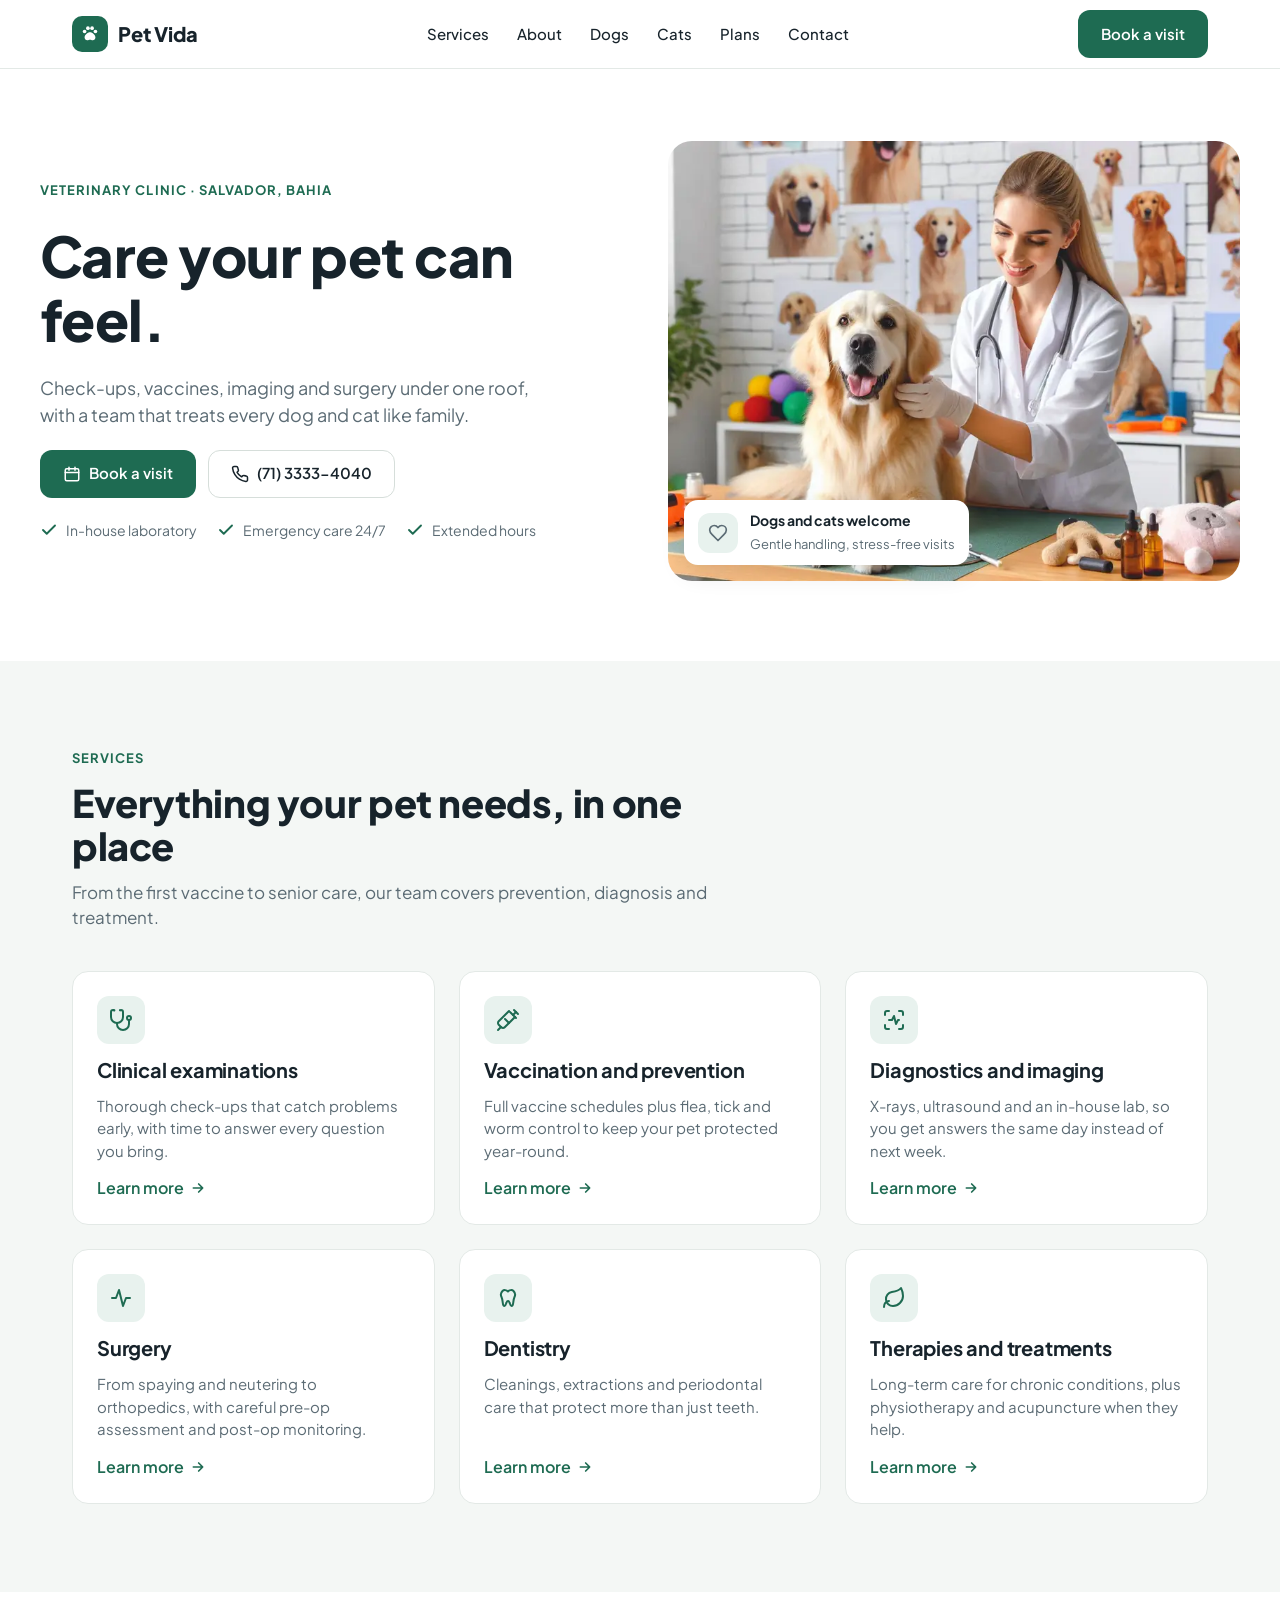
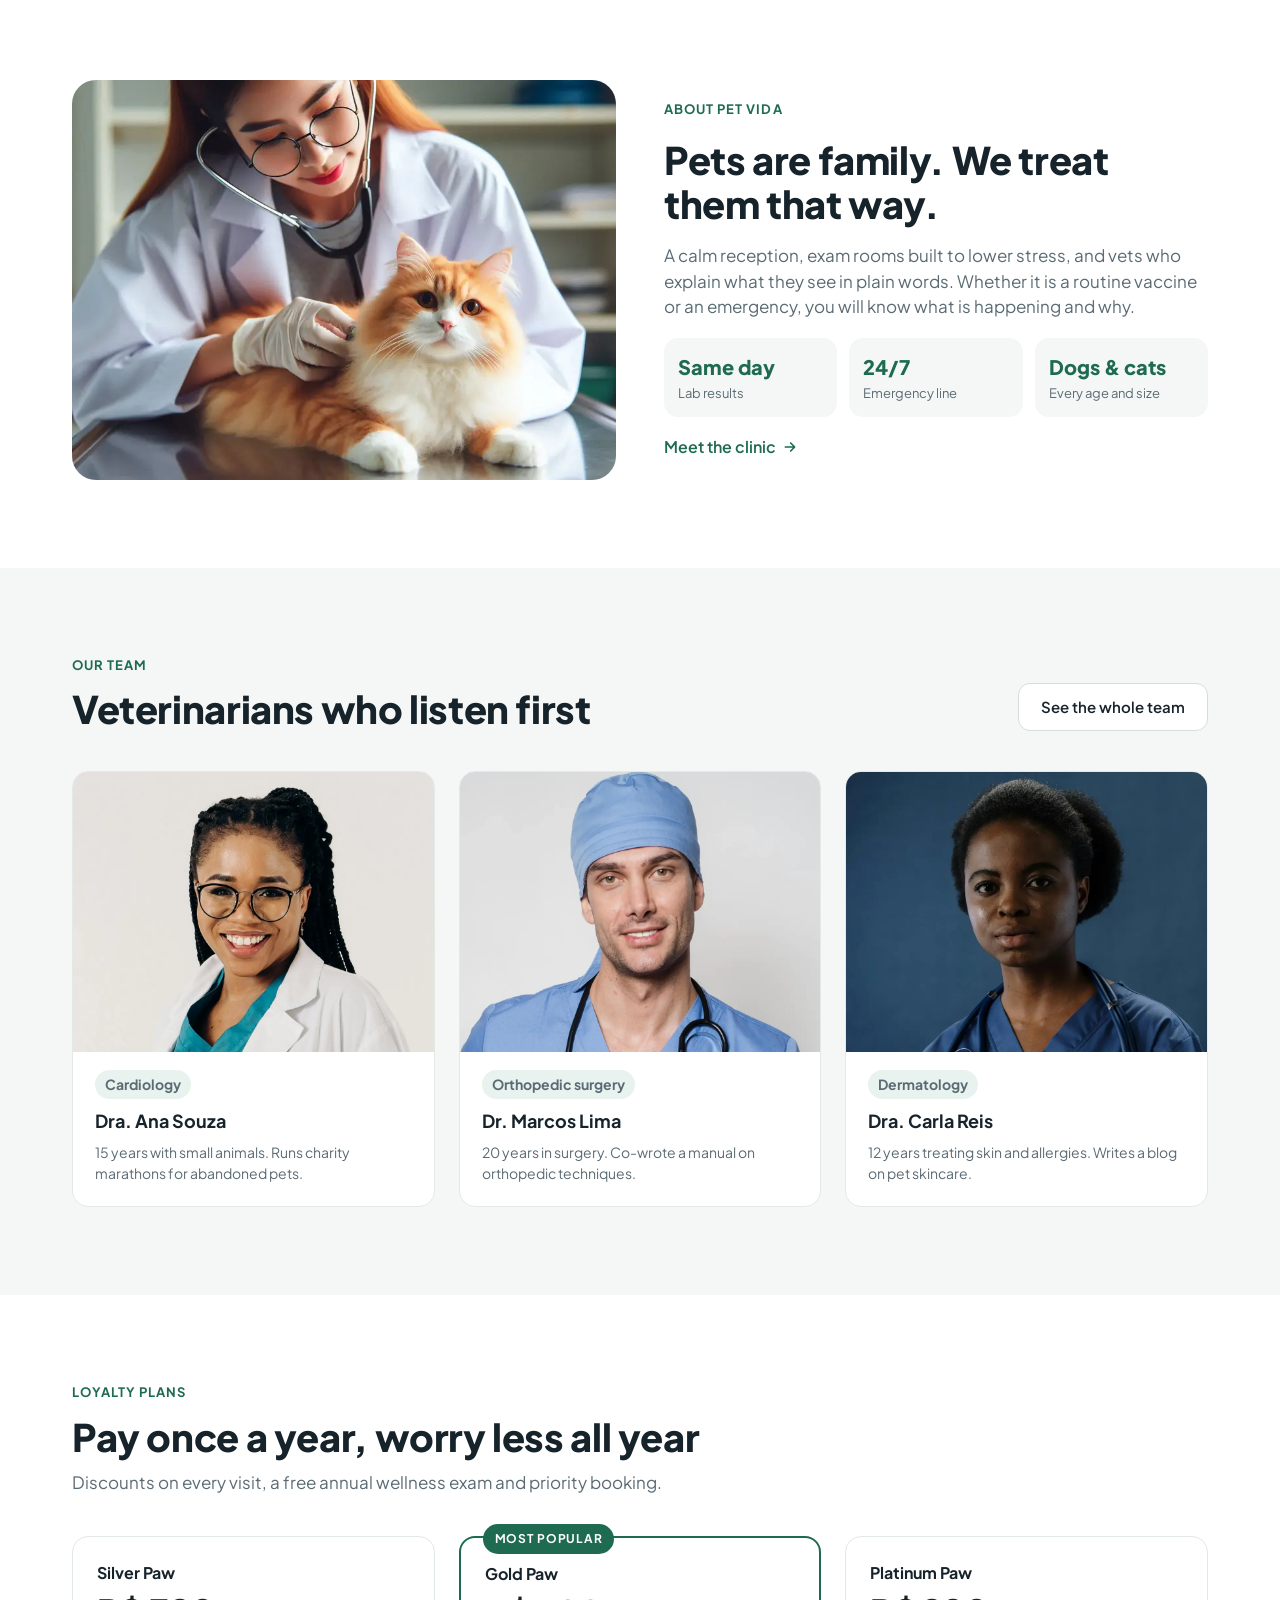
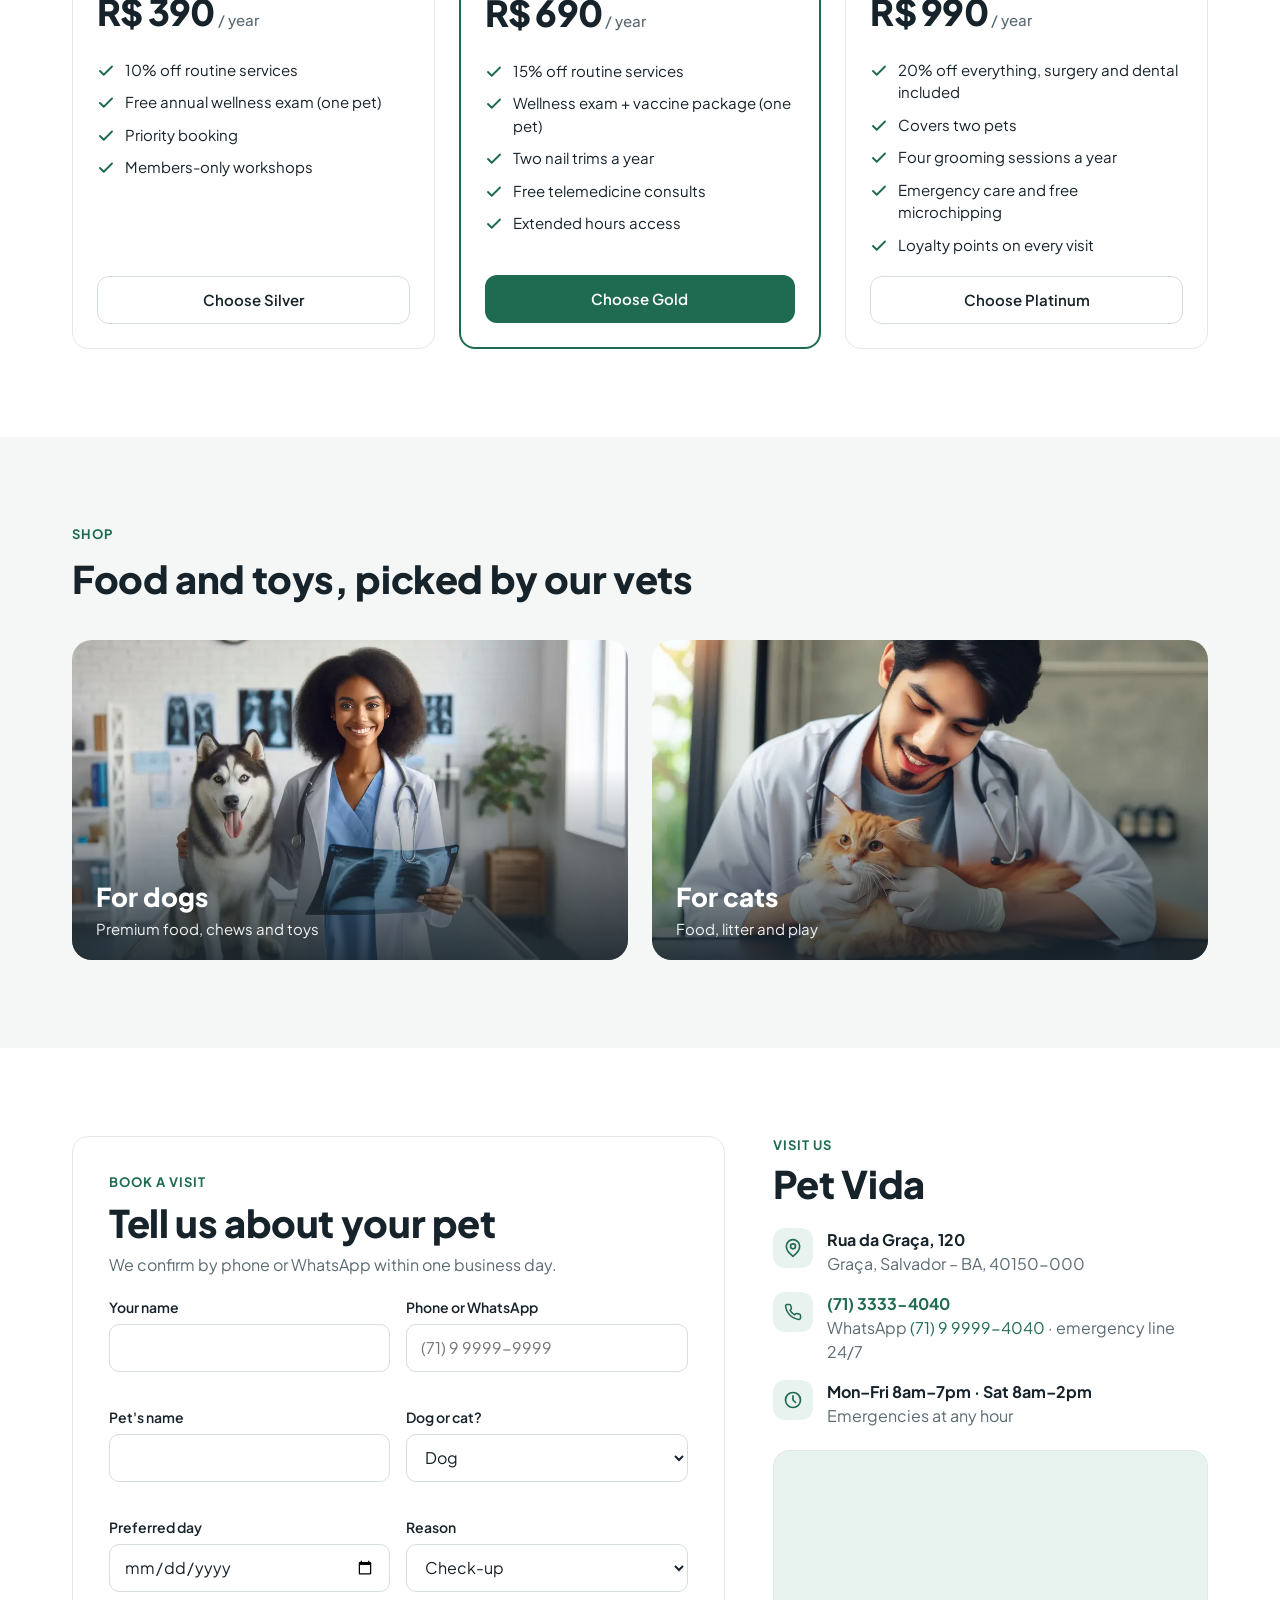
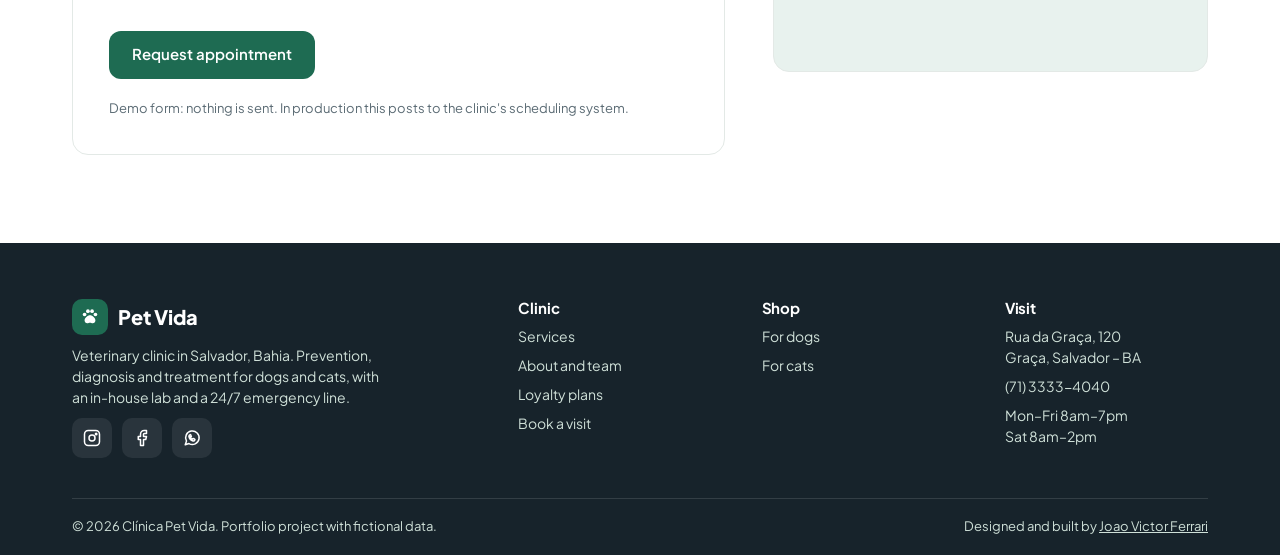
<file: index.html>
<!DOCTYPE html>
<html lang="en">
<head>
  <meta charset="UTF-8">
  <meta name="viewport" content="width=device-width, initial-scale=1">
  <title>Veterinary clinic in Salvador · Pet Vida</title>
  <meta name="description" content="Pet Vida is a veterinary clinic in Salvador, Bahia: check-ups, vaccines, imaging, surgery and dentistry for dogs and cats, with an in-house lab and 24/7 emergency line.">
  <link rel="canonical" href="https://joaoferrari12.github.io/petvida-website/">
  <meta name="theme-color" content="#1e6b52">
  <meta property="og:type" content="website">
  <meta property="og:title" content="Veterinary clinic in Salvador · Pet Vida">
  <meta property="og:description" content="Pet Vida is a veterinary clinic in Salvador, Bahia: check-ups, vaccines, imaging, surgery and dentistry for dogs and cats, with an in-house lab and 24/7 emergency line.">
  <meta property="og:image" content="https://joaoferrari12.github.io/petvida-website/assets/images/about1.webp">
  <meta property="og:url" content="https://joaoferrari12.github.io/petvida-website/">
  <link rel="icon" href="assets/images/favicon.svg" type="image/svg+xml">
  <link rel="preconnect" href="https://fonts.googleapis.com">
  <link rel="preconnect" href="https://fonts.gstatic.com" crossorigin>
  <link href="https://fonts.googleapis.com/css2?family=Plus+Jakarta+Sans:wght@400;500;600;700;800&display=swap" rel="stylesheet">
  <link rel="stylesheet" href="assets/styles/style.css">
</head>
<body>
<a class="skip-link" href="#main">Skip to content</a>
<header class="site-header">
  <div class="wrap">
    <a class="brand" href="index.html" aria-label="Pet Vida home"><span class="brand-mark"><svg aria-hidden="true" width="20" height="20" viewBox="0 0 24 24" fill="#fff"><circle cx="5.5" cy="9" r="2.2"/><circle cx="9.5" cy="5" r="2.2"/><circle cx="14.5" cy="5" r="2.2"/><circle cx="18.5" cy="9" r="2.2"/><path d="M12 10c-3 0-6.5 3.2-6.5 6.3 0 1.9 1.4 3.2 3.2 3.2 1.3 0 2.1-.6 3.3-.6s2 .6 3.3.6c1.8 0 3.2-1.3 3.2-3.2C18.5 13.2 15 10 12 10z"/></svg></span>Pet Vida</a>
    <nav class="nav" id="site-nav" aria-label="Main">
      <ul><li><a href="page-services/">Services</a></li><li><a href="page-about/">About</a></li><li><a href="page-dogs/">Dogs</a></li><li><a href="page-cats/">Cats</a></li><li><a href="page-partners/">Plans</a></li><li><a href="page-contact/">Contact</a></li></ul>
    </nav>
    <div class="header-actions">
      <a class="btn btn-primary nav-cta" href="page-contact/">Book a visit</a>
      <button class="btn btn-ghost menu-btn" type="button" aria-expanded="false" aria-controls="site-nav" aria-label="Open menu"><svg aria-hidden="true" width="22" height="22" viewBox="0 0 24 24" fill="none" stroke="currentColor" stroke-width="2" stroke-linecap="round"><path d="M4 7h16M4 12h16M4 17h16"/></svg></button>
    </div>
  </div>
</header>
<main id="main">

<section class="wrap hero" aria-labelledby="hero-title">
  <div class="hero-copy">
    <span class="eyebrow">Veterinary clinic · Salvador, Bahia</span>
    <h1 id="hero-title">Care your pet can feel.</h1>
    <p class="lead">Check-ups, vaccines, imaging and surgery under one roof, with a team that treats every dog and cat like family.</p>
    <div class="hero-actions">
      <a class="btn btn-primary" href="page-contact/"><svg aria-hidden="true" width="18" height="18" viewBox="0 0 24 24" fill="none" stroke="currentColor" stroke-width="2" stroke-linecap="round" stroke-linejoin="round"><rect x="3" y="5" width="18" height="16" rx="2"/><path d="M8 3v4M16 3v4M3 10h18"/></svg> Book a visit</a>
      <a class="btn btn-ghost" href="tel:+557133334040"><svg aria-hidden="true" width="18" height="18" viewBox="0 0 24 24" fill="none" stroke="currentColor" stroke-width="2" stroke-linecap="round" stroke-linejoin="round"><path d="M22 16.9v3a2 2 0 0 1-2.2 2 19.8 19.8 0 0 1-8.6-3.1 19.5 19.5 0 0 1-6-6A19.8 19.8 0 0 1 2.1 4.2 2 2 0 0 1 4.1 2h3a2 2 0 0 1 2 1.7c.1.9.4 1.8.7 2.7a2 2 0 0 1-.5 2.1L8.1 9.8a16 16 0 0 0 6 6l1.3-1.3a2 2 0 0 1 2.1-.4c.9.3 1.8.6 2.7.7a2 2 0 0 1 1.8 2z"/></svg> (71) 3333-4040</a>
    </div>
    <ul class="hero-trust"><li><svg aria-hidden="true" width="18" height="18" viewBox="0 0 24 24" fill="none" stroke="#1e6b52" stroke-width="2.5" stroke-linecap="round" stroke-linejoin="round"><path d="M20 6 9 17l-5-5"/></svg> In-house laboratory</li><li><svg aria-hidden="true" width="18" height="18" viewBox="0 0 24 24" fill="none" stroke="#1e6b52" stroke-width="2.5" stroke-linecap="round" stroke-linejoin="round"><path d="M20 6 9 17l-5-5"/></svg> Emergency care 24/7</li><li><svg aria-hidden="true" width="18" height="18" viewBox="0 0 24 24" fill="none" stroke="#1e6b52" stroke-width="2.5" stroke-linecap="round" stroke-linejoin="round"><path d="M20 6 9 17l-5-5"/></svg> Extended hours</li></ul>
  </div>
  <div class="hero-media">
    <img src="assets/images/about1.webp" alt="Veterinarian examining a golden retriever on the clinic table" width="1100" height="628" fetchpriority="high">
    <div class="hero-badge"><span class="icon icon-sm"><svg aria-hidden="true" width="20" height="20" viewBox="0 0 24 24" fill="none" stroke="currentColor" stroke-width="2" stroke-linecap="round" stroke-linejoin="round"><path d="M19 14c1.5-1.4 3-3.2 3-5.5A5.5 5.5 0 0 0 16.5 3c-1.8 0-3.4 1-4.5 2.5C10.9 4 9.3 3 7.5 3A5.5 5.5 0 0 0 2 8.5c0 2.3 1.5 4.1 3 5.5l7 7z"/></svg></span><div><strong>Dogs and cats welcome</strong><span>Gentle handling, stress-free visits</span></div></div>
  </div>
</section>

<section class="sec sec-soft" aria-labelledby="services-title">
  <div class="wrap">
    <div class="sec-head"><span class="eyebrow">Services</span><h2 id="services-title">Everything your pet needs, in one place</h2><p class="lead">From the first vaccine to senior care, our team covers prevention, diagnosis and treatment.</p></div>
    <ul class="grid grid-3"><li class="card service-card"><span class="icon"><svg aria-hidden="true" width="24" height="24" viewBox="0 0 24 24" fill="none" stroke="currentColor" stroke-width="2" stroke-linecap="round" stroke-linejoin="round"><path d="M4.8 2.3A.3.3 0 1 0 5 2H4a2 2 0 0 0-2 2v5a6 6 0 0 0 12 0V4a2 2 0 0 0-2-2h-1a.2.2 0 1 0 .3.3"/><path d="M8 15v1a6 6 0 0 0 6 6 6 6 0 0 0 6-6v-4"/><circle cx="20" cy="10" r="2"/></svg></span><h3>Clinical examinations</h3><p>Thorough check-ups that catch problems early, with time to answer every question you bring.</p><a href="page-services/#clinical-examinations">Learn more <svg aria-hidden="true" width="16" height="16" viewBox="0 0 24 24" fill="none" stroke="currentColor" stroke-width="2.5" stroke-linecap="round" stroke-linejoin="round"><path d="M5 12h14M13 6l6 6-6 6"/></svg></a></li><li class="card service-card"><span class="icon"><svg aria-hidden="true" width="24" height="24" viewBox="0 0 24 24" fill="none" stroke="currentColor" stroke-width="2" stroke-linecap="round" stroke-linejoin="round"><path d="m18 2 4 4"/><path d="m17 7 3-3"/><path d="M19 9 8.7 19.3a2.4 2.4 0 0 1-3.4 0L2.7 16.7a2.4 2.4 0 0 1 0-3.4L13 3"/><path d="m9 11 4 4"/><path d="m5 19-3 3"/><path d="m14 4 6 6"/></svg></span><h3>Vaccination and prevention</h3><p>Full vaccine schedules plus flea, tick and worm control to keep your pet protected year-round.</p><a href="page-services/#vaccination-and-prevention">Learn more <svg aria-hidden="true" width="16" height="16" viewBox="0 0 24 24" fill="none" stroke="currentColor" stroke-width="2.5" stroke-linecap="round" stroke-linejoin="round"><path d="M5 12h14M13 6l6 6-6 6"/></svg></a></li><li class="card service-card"><span class="icon"><svg aria-hidden="true" width="24" height="24" viewBox="0 0 24 24" fill="none" stroke="currentColor" stroke-width="2" stroke-linecap="round" stroke-linejoin="round"><path d="M3 7V5a2 2 0 0 1 2-2h2M17 3h2a2 2 0 0 1 2 2v2M21 17v2a2 2 0 0 1-2 2h-2M7 21H5a2 2 0 0 1-2-2v-2"/><path d="M7 12h3l2-4 2 8 2-4h1"/></svg></span><h3>Diagnostics and imaging</h3><p>X-rays, ultrasound and an in-house lab, so you get answers the same day instead of next week.</p><a href="page-services/#diagnostics-and-imaging">Learn more <svg aria-hidden="true" width="16" height="16" viewBox="0 0 24 24" fill="none" stroke="currentColor" stroke-width="2.5" stroke-linecap="round" stroke-linejoin="round"><path d="M5 12h14M13 6l6 6-6 6"/></svg></a></li><li class="card service-card"><span class="icon"><svg aria-hidden="true" width="24" height="24" viewBox="0 0 24 24" fill="none" stroke="currentColor" stroke-width="2" stroke-linecap="round" stroke-linejoin="round"><path d="M3 12h4l3-8 4 16 3-8h4"/></svg></span><h3>Surgery</h3><p>From spaying and neutering to orthopedics, with careful pre-op assessment and post-op monitoring.</p><a href="page-services/#surgery">Learn more <svg aria-hidden="true" width="16" height="16" viewBox="0 0 24 24" fill="none" stroke="currentColor" stroke-width="2.5" stroke-linecap="round" stroke-linejoin="round"><path d="M5 12h14M13 6l6 6-6 6"/></svg></a></li><li class="card service-card"><span class="icon"><svg aria-hidden="true" width="24" height="24" viewBox="0 0 24 24" fill="none" stroke="currentColor" stroke-width="2" stroke-linecap="round" stroke-linejoin="round"><path d="M12 5.5c-1.5-1.5-4-2-5.5-.5S4.5 9 5.5 11c.8 1.6 1 3.5 1.2 5.3.2 1.7.5 3.7 1.8 3.7 1.2 0 1.5-2.3 2-3.5.3-.8 1-1.5 1.5-1.5s1.2.7 1.5 1.5c.5 1.2.8 3.5 2 3.5 1.3 0 1.6-2 1.8-3.7.2-1.8.4-3.7 1.2-5.3 1-2 .5-4.5-1-6s-4-1-5.5.5z"/></svg></span><h3>Dentistry</h3><p>Cleanings, extractions and periodontal care that protect more than just teeth.</p><a href="page-services/#dentistry">Learn more <svg aria-hidden="true" width="16" height="16" viewBox="0 0 24 24" fill="none" stroke="currentColor" stroke-width="2.5" stroke-linecap="round" stroke-linejoin="round"><path d="M5 12h14M13 6l6 6-6 6"/></svg></a></li><li class="card service-card"><span class="icon"><svg aria-hidden="true" width="24" height="24" viewBox="0 0 24 24" fill="none" stroke="currentColor" stroke-width="2" stroke-linecap="round" stroke-linejoin="round"><path d="M11 20A7 7 0 0 1 9.8 6.1C15.5 5 17 4.5 19 2c1 2 2 4.2 2 8 0 5.5-4.8 10-10 10z"/><path d="M2 21c0-3 1.9-5.5 5-6"/></svg></span><h3>Therapies and treatments</h3><p>Long-term care for chronic conditions, plus physiotherapy and acupuncture when they help.</p><a href="page-services/#therapies-and-treatments">Learn more <svg aria-hidden="true" width="16" height="16" viewBox="0 0 24 24" fill="none" stroke="currentColor" stroke-width="2.5" stroke-linecap="round" stroke-linejoin="round"><path d="M5 12h14M13 6l6 6-6 6"/></svg></a></li></ul>
  </div>
</section>

<section class="sec" aria-labelledby="about-title">
  <div class="wrap about">
    <img src="assets/images/about2.webp" alt="Veterinarian listening to a cat's heart with a stethoscope" width="1100" height="628" loading="lazy">
    <div class="about-copy">
      <span class="eyebrow">About Pet Vida</span>
      <h2 id="about-title">Pets are family. We treat them that way.</h2>
      <p class="lead">A calm reception, exam rooms built to lower stress, and vets who explain what they see in plain words. Whether it is a routine vaccine or an emergency, you will know what is happening and why.</p>
      <div class="facts"><div class="fact"><strong>Same day</strong><span>Lab results</span></div><div class="fact"><strong>24/7</strong><span>Emergency line</span></div><div class="fact"><strong>Dogs &amp; cats</strong><span>Every age and size</span></div></div>
      <a class="arrow-link" href="page-about/">Meet the clinic <svg aria-hidden="true" width="16" height="16" viewBox="0 0 24 24" fill="none" stroke="currentColor" stroke-width="2.5" stroke-linecap="round" stroke-linejoin="round"><path d="M5 12h14M13 6l6 6-6 6"/></svg></a>
    </div>
  </div>
</section>

<section class="sec sec-soft" aria-labelledby="team-title">
  <div class="wrap">
    <div class="sec-head row"><div><span class="eyebrow">Our team</span><h2 id="team-title">Veterinarians who listen first</h2></div><a class="btn btn-ghost" href="page-about/#team">See the whole team</a></div>
    <ul class="grid grid-3"><li class="card person"><img src="assets/images/vetf1.webp" alt="Dra. Ana Souza, cardiology veterinarian at Pet Vida" width="1100" height="1100" loading="lazy"><div class="person-body"><span class="tag">Cardiology</span><strong>Dra. Ana Souza</strong><span>15 years with small animals. Runs charity marathons for abandoned pets.</span></div></li><li class="card person"><img src="assets/images/vetm1.webp" alt="Dr. Marcos Lima, orthopedic surgery veterinarian at Pet Vida" width="1100" height="1100" loading="lazy"><div class="person-body"><span class="tag">Orthopedic surgery</span><strong>Dr. Marcos Lima</strong><span>20 years in surgery. Co-wrote a manual on orthopedic techniques.</span></div></li><li class="card person"><img src="assets/images/vetf2.webp" alt="Dra. Carla Reis, dermatology veterinarian at Pet Vida" width="1100" height="1100" loading="lazy"><div class="person-body"><span class="tag">Dermatology</span><strong>Dra. Carla Reis</strong><span>12 years treating skin and allergies. Writes a blog on pet skincare.</span></div></li></ul>
  </div>
</section>

<section class="sec" aria-labelledby="plans-title">
  <div class="wrap">
    <div class="sec-head"><span class="eyebrow">Loyalty plans</span><h2 id="plans-title">Pay once a year, worry less all year</h2><p class="lead">Discounts on every visit, a free annual wellness exam and priority booking.</p></div>
    <ul class="grid grid-3"><li class="card plan"><div><span class="plan-name">Silver Paw</span><div class="plan-price">R$ 390<small> / year</small></div></div><ul><li><svg aria-hidden="true" width="18" height="18" viewBox="0 0 24 24" fill="none" stroke="#1e6b52" stroke-width="2.5" stroke-linecap="round" stroke-linejoin="round"><path d="M20 6 9 17l-5-5"/></svg><span>10% off routine services</span></li><li><svg aria-hidden="true" width="18" height="18" viewBox="0 0 24 24" fill="none" stroke="#1e6b52" stroke-width="2.5" stroke-linecap="round" stroke-linejoin="round"><path d="M20 6 9 17l-5-5"/></svg><span>Free annual wellness exam (one pet)</span></li><li><svg aria-hidden="true" width="18" height="18" viewBox="0 0 24 24" fill="none" stroke="#1e6b52" stroke-width="2.5" stroke-linecap="round" stroke-linejoin="round"><path d="M20 6 9 17l-5-5"/></svg><span>Priority booking</span></li><li><svg aria-hidden="true" width="18" height="18" viewBox="0 0 24 24" fill="none" stroke="#1e6b52" stroke-width="2.5" stroke-linecap="round" stroke-linejoin="round"><path d="M20 6 9 17l-5-5"/></svg><span>Members-only workshops</span></li></ul><a class="btn btn-ghost" href="page-contact/">Choose Silver</a></li><li class="card plan is-featured"><span class="plan-badge">Most popular</span><div><span class="plan-name">Gold Paw</span><div class="plan-price">R$ 690<small> / year</small></div></div><ul><li><svg aria-hidden="true" width="18" height="18" viewBox="0 0 24 24" fill="none" stroke="#1e6b52" stroke-width="2.5" stroke-linecap="round" stroke-linejoin="round"><path d="M20 6 9 17l-5-5"/></svg><span>15% off routine services</span></li><li><svg aria-hidden="true" width="18" height="18" viewBox="0 0 24 24" fill="none" stroke="#1e6b52" stroke-width="2.5" stroke-linecap="round" stroke-linejoin="round"><path d="M20 6 9 17l-5-5"/></svg><span>Wellness exam + vaccine package (one pet)</span></li><li><svg aria-hidden="true" width="18" height="18" viewBox="0 0 24 24" fill="none" stroke="#1e6b52" stroke-width="2.5" stroke-linecap="round" stroke-linejoin="round"><path d="M20 6 9 17l-5-5"/></svg><span>Two nail trims a year</span></li><li><svg aria-hidden="true" width="18" height="18" viewBox="0 0 24 24" fill="none" stroke="#1e6b52" stroke-width="2.5" stroke-linecap="round" stroke-linejoin="round"><path d="M20 6 9 17l-5-5"/></svg><span>Free telemedicine consults</span></li><li><svg aria-hidden="true" width="18" height="18" viewBox="0 0 24 24" fill="none" stroke="#1e6b52" stroke-width="2.5" stroke-linecap="round" stroke-linejoin="round"><path d="M20 6 9 17l-5-5"/></svg><span>Extended hours access</span></li></ul><a class="btn btn-primary" href="page-contact/">Choose Gold</a></li><li class="card plan"><div><span class="plan-name">Platinum Paw</span><div class="plan-price">R$ 990<small> / year</small></div></div><ul><li><svg aria-hidden="true" width="18" height="18" viewBox="0 0 24 24" fill="none" stroke="#1e6b52" stroke-width="2.5" stroke-linecap="round" stroke-linejoin="round"><path d="M20 6 9 17l-5-5"/></svg><span>20% off everything, surgery and dental included</span></li><li><svg aria-hidden="true" width="18" height="18" viewBox="0 0 24 24" fill="none" stroke="#1e6b52" stroke-width="2.5" stroke-linecap="round" stroke-linejoin="round"><path d="M20 6 9 17l-5-5"/></svg><span>Covers two pets</span></li><li><svg aria-hidden="true" width="18" height="18" viewBox="0 0 24 24" fill="none" stroke="#1e6b52" stroke-width="2.5" stroke-linecap="round" stroke-linejoin="round"><path d="M20 6 9 17l-5-5"/></svg><span>Four grooming sessions a year</span></li><li><svg aria-hidden="true" width="18" height="18" viewBox="0 0 24 24" fill="none" stroke="#1e6b52" stroke-width="2.5" stroke-linecap="round" stroke-linejoin="round"><path d="M20 6 9 17l-5-5"/></svg><span>Emergency care and free microchipping</span></li><li><svg aria-hidden="true" width="18" height="18" viewBox="0 0 24 24" fill="none" stroke="#1e6b52" stroke-width="2.5" stroke-linecap="round" stroke-linejoin="round"><path d="M20 6 9 17l-5-5"/></svg><span>Loyalty points on every visit</span></li></ul><a class="btn btn-ghost" href="page-contact/">Choose Platinum</a></li></ul>
  </div>
</section>

<section class="sec sec-soft" aria-labelledby="shop-title">
  <div class="wrap">
    <div class="sec-head"><span class="eyebrow">Shop</span><h2 id="shop-title">Food and toys, picked by our vets</h2></div>
    <div class="shop-grid">
      <a class="shop-tile" href="page-dogs/"><img src="assets/images/about3.webp" alt="" width="1100" height="628" loading="lazy"><span class="shop-tile-text"><strong>For dogs</strong><span>Premium food, chews and toys</span></span></a>
      <a class="shop-tile" href="page-cats/"><img src="assets/images/about4.webp" alt="" width="1100" height="628" loading="lazy"><span class="shop-tile-text"><strong>For cats</strong><span>Food, litter and play</span></span></a>
    </div>
  </div>
</section>

<section class="sec" id="contact" aria-labelledby="book-title">
  <div class="wrap contact">
    <form class="card form" data-validate novalidate action="#" method="post" aria-labelledby="book-title">
  <div class="stack" style="gap:8px">
    <span class="eyebrow">Book a visit</span>
    <h2 id="book-title">Tell us about your pet</h2>
    <p class="muted">We confirm by phone or WhatsApp within one business day.</p>
  </div>
  <div class="form-grid">
    <div class="field"><label for="f-name">Your name</label><input id="f-name" name="name" type="text" autocomplete="name" required><span class="field-error" aria-live="polite"></span></div>
    <div class="field"><label for="f-phone">Phone or WhatsApp</label><input id="f-phone" name="phone" type="tel" autocomplete="tel" placeholder="(71) 9 9999-9999" required><span class="field-error" aria-live="polite"></span></div>
    <div class="field"><label for="f-pet">Pet's name</label><input id="f-pet" name="pet" type="text" required><span class="field-error" aria-live="polite"></span></div>
    <div class="field"><label for="f-kind">Dog or cat?</label><select id="f-kind" name="kind"><option>Dog</option><option>Cat</option></select><span class="field-error"></span></div>
    <div class="field"><label for="f-date">Preferred day</label><input id="f-date" name="date" type="date"><span class="field-error"></span></div>
    <div class="field"><label for="f-reason">Reason</label><select id="f-reason" name="reason"><option>Check-up</option><option>Vaccine</option><option>Something is wrong</option><option>Surgery consult</option><option>Dental</option></select><span class="field-error"></span></div>
  </div>
  <div class="form-success" role="status" aria-live="polite"></div>
  <div><button class="btn btn-primary" type="submit">Request appointment</button></div>
  <p class="form-note">Demo form: nothing is sent. In production this posts to the clinic's scheduling system.</p>
</form>
    <div class="contact-info">
  <div class="stack" style="gap:6px"><span class="eyebrow">Visit us</span><h2>Pet Vida</h2></div>
  <ul class="contact-list">
    <li><span class="icon icon-sm"><svg aria-hidden="true" width="20" height="20" viewBox="0 0 24 24" fill="none" stroke="currentColor" stroke-width="2" stroke-linecap="round" stroke-linejoin="round"><path d="M20 10c0 6-8 12-8 12s-8-6-8-12a8 8 0 0 1 16 0z"/><circle cx="12" cy="10" r="3"/></svg></span><div><strong>Rua da Graça, 120</strong><span class="muted">Graça, Salvador – BA, 40150-000</span></div></li>
    <li><span class="icon icon-sm"><svg aria-hidden="true" width="18" height="18" viewBox="0 0 24 24" fill="none" stroke="currentColor" stroke-width="2" stroke-linecap="round" stroke-linejoin="round"><path d="M22 16.9v3a2 2 0 0 1-2.2 2 19.8 19.8 0 0 1-8.6-3.1 19.5 19.5 0 0 1-6-6A19.8 19.8 0 0 1 2.1 4.2 2 2 0 0 1 4.1 2h3a2 2 0 0 1 2 1.7c.1.9.4 1.8.7 2.7a2 2 0 0 1-.5 2.1L8.1 9.8a16 16 0 0 0 6 6l1.3-1.3a2 2 0 0 1 2.1-.4c.9.3 1.8.6 2.7.7a2 2 0 0 1 1.8 2z"/></svg></span><div><strong><a href="tel:+557133334040">(71) 3333-4040</a></strong><span class="muted">WhatsApp <a href="https://wa.me/5571999994040">(71) 9 9999-4040</a> · emergency line 24/7</span></div></li>
    <li><span class="icon icon-sm"><svg aria-hidden="true" width="20" height="20" viewBox="0 0 24 24" fill="none" stroke="currentColor" stroke-width="2" stroke-linecap="round" stroke-linejoin="round"><circle cx="12" cy="12" r="9"/><path d="M12 7v5l3 3"/></svg></span><div><strong>Mon–Fri 8am–7pm · Sat 8am–2pm</strong><span class="muted">Emergencies at any hour</span></div></li>
  </ul>
  <div class="map"><iframe title="Map: Pet Vida, Graça, Salvador" src="https://www.openstreetmap.org/export/embed.html?bbox=-38.5300%2C-13.0030%2C-38.5140%2C-12.9930&amp;layer=mapnik&amp;marker=-12.998%2C-38.522" loading="lazy" referrerpolicy="no-referrer-when-downgrade"></iframe></div>
</div>
  </div>
</section>
</main>
<footer class="site-footer">
  <div class="wrap">
    <div class="footer-grid">
      <div class="footer-brand">
        <a class="brand" href="index.html"><span class="brand-mark"><svg aria-hidden="true" width="20" height="20" viewBox="0 0 24 24" fill="#fff"><circle cx="5.5" cy="9" r="2.2"/><circle cx="9.5" cy="5" r="2.2"/><circle cx="14.5" cy="5" r="2.2"/><circle cx="18.5" cy="9" r="2.2"/><path d="M12 10c-3 0-6.5 3.2-6.5 6.3 0 1.9 1.4 3.2 3.2 3.2 1.3 0 2.1-.6 3.3-.6s2 .6 3.3.6c1.8 0 3.2-1.3 3.2-3.2C18.5 13.2 15 10 12 10z"/></svg></span>Pet Vida</a>
        <p>Veterinary clinic in Salvador, Bahia. Prevention, diagnosis and treatment for dogs and cats, with an in-house lab and a 24/7 emergency line.</p>
        <div class="social">
          <a href="https://www.instagram.com/" aria-label="Pet Vida on Instagram"><svg aria-hidden="true" width="18" height="18" viewBox="0 0 24 24" fill="none" stroke="currentColor" stroke-width="2" stroke-linecap="round" stroke-linejoin="round"><rect x="2" y="2" width="20" height="20" rx="5"/><circle cx="12" cy="12" r="4"/><circle cx="17.5" cy="6.5" r="1" fill="currentColor"/></svg></a>
          <a href="https://www.facebook.com/" aria-label="Pet Vida on Facebook"><svg aria-hidden="true" width="18" height="18" viewBox="0 0 24 24" fill="none" stroke="currentColor" stroke-width="2" stroke-linecap="round" stroke-linejoin="round"><path d="M18 2h-3a5 5 0 0 0-5 5v3H7v4h3v8h4v-8h3l1-4h-4V7a1 1 0 0 1 1-1h3z"/></svg></a>
          <a href="https://wa.me/5571999994040" aria-label="Pet Vida on WhatsApp"><svg aria-hidden="true" width="18" height="18" viewBox="0 0 24 24" fill="none" stroke="currentColor" stroke-width="2" stroke-linecap="round" stroke-linejoin="round"><path d="M3 21l1.7-4.9A9 9 0 1 1 8 19.4z"/><path d="M9 10c.3 1.5 1.5 3 3 3.8l1-1c.3-.3.7-.3 1-.1l1.5.8c.4.2.5.6.3 1-.4.9-1.4 1.6-2.4 1.4A8 8 0 0 1 7.9 10c-.1-1 .5-2 1.4-2.4.4-.2.8 0 1 .3l.8 1.5c.2.3.1.7-.1 1z"/></svg></a>
        </div>
      </div>
      <div><h3>Clinic</h3><ul><li><a href="page-services/">Services</a></li><li><a href="page-about/">About and team</a></li><li><a href="page-partners/">Loyalty plans</a></li><li><a href="page-contact/">Book a visit</a></li></ul></div>
      <div><h3>Shop</h3><ul><li><a href="page-dogs/">For dogs</a></li><li><a href="page-cats/">For cats</a></li></ul></div>
      <div><h3>Visit</h3><ul><li>Rua da Graça, 120<br>Graça, Salvador – BA</li><li><a href="tel:+557133334040">(71) 3333-4040</a></li><li>Mon–Fri 8am–7pm<br>Sat 8am–2pm</li></ul></div>
    </div>
    <div class="footer-bottom">
      <span>© 2026 Clínica Pet Vida. Portfolio project with fictional data.</span>
      <span>Designed and built by <a href="https://github.com/joaoferrari12">Joao Victor Ferrari</a></span>
    </div>
  </div>
</footer>
<script src="assets/scripts/main.js"></script>
</body>
</html>
</file>
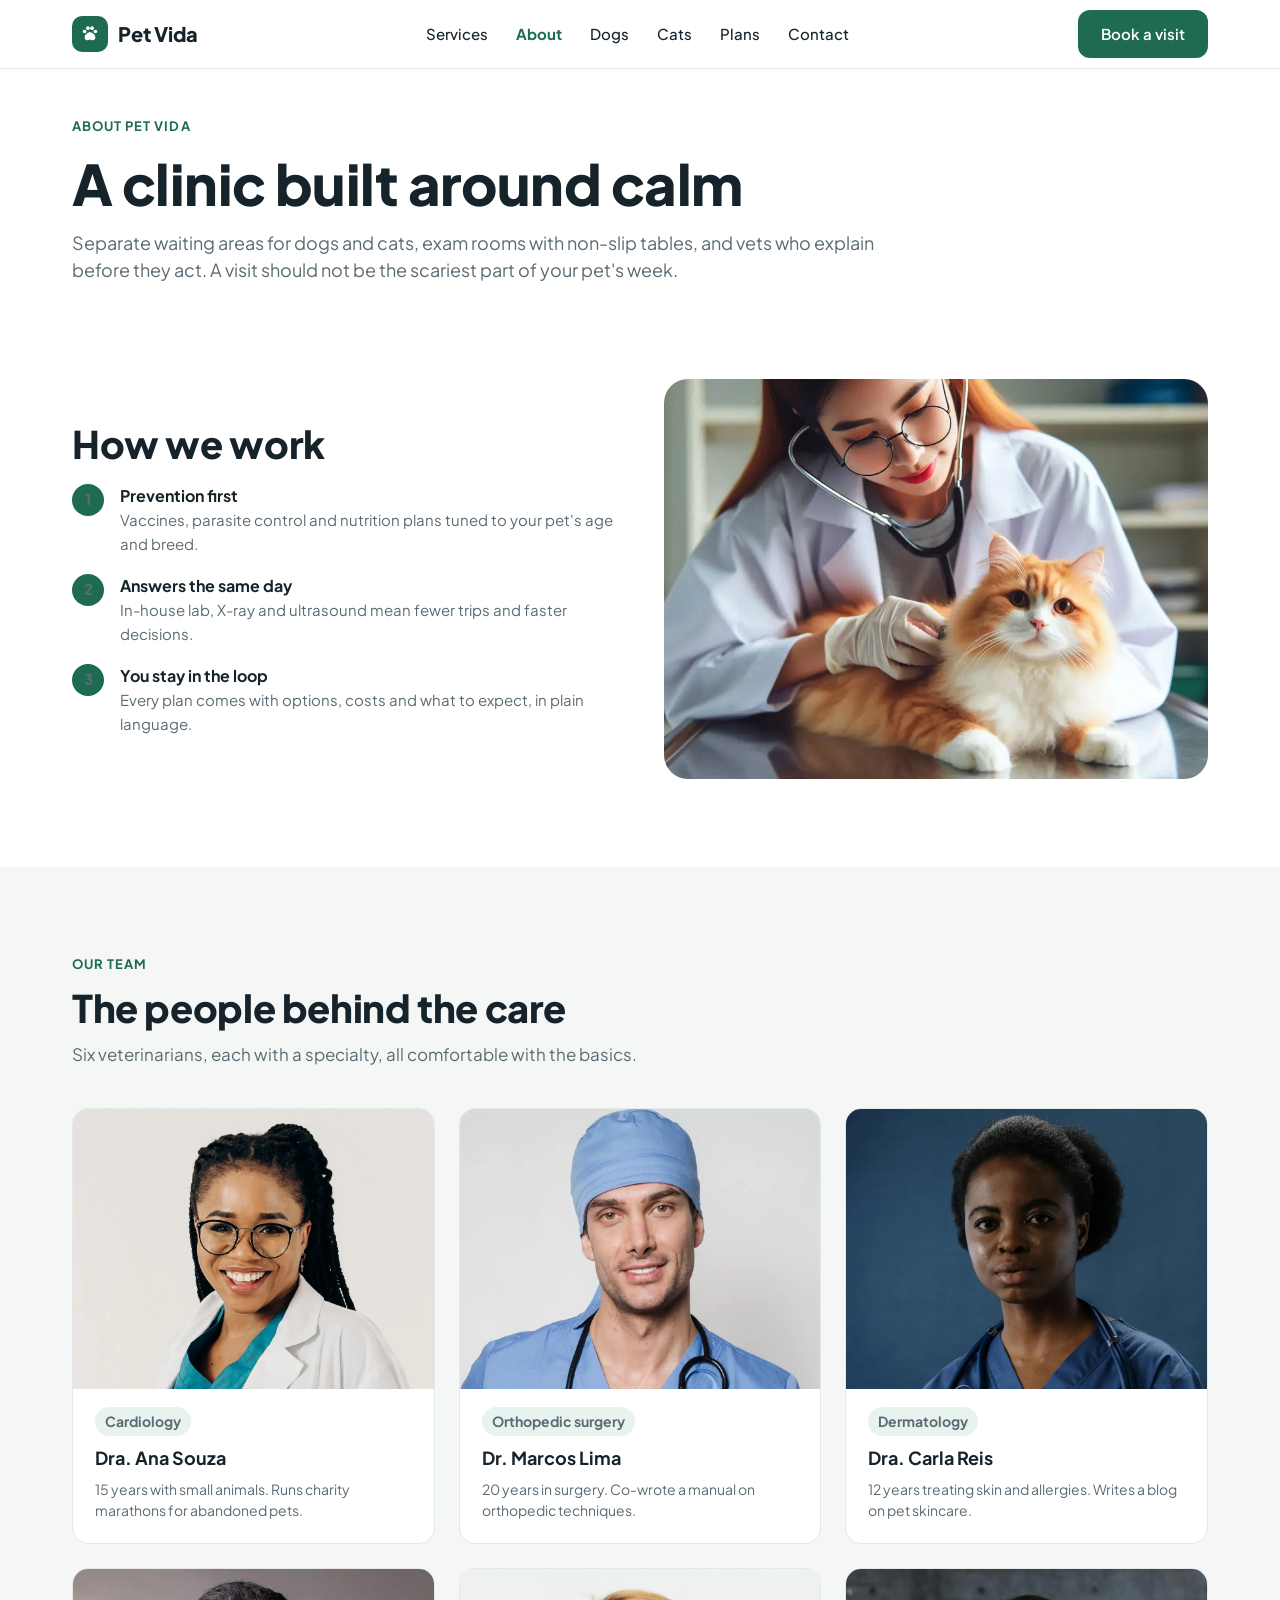
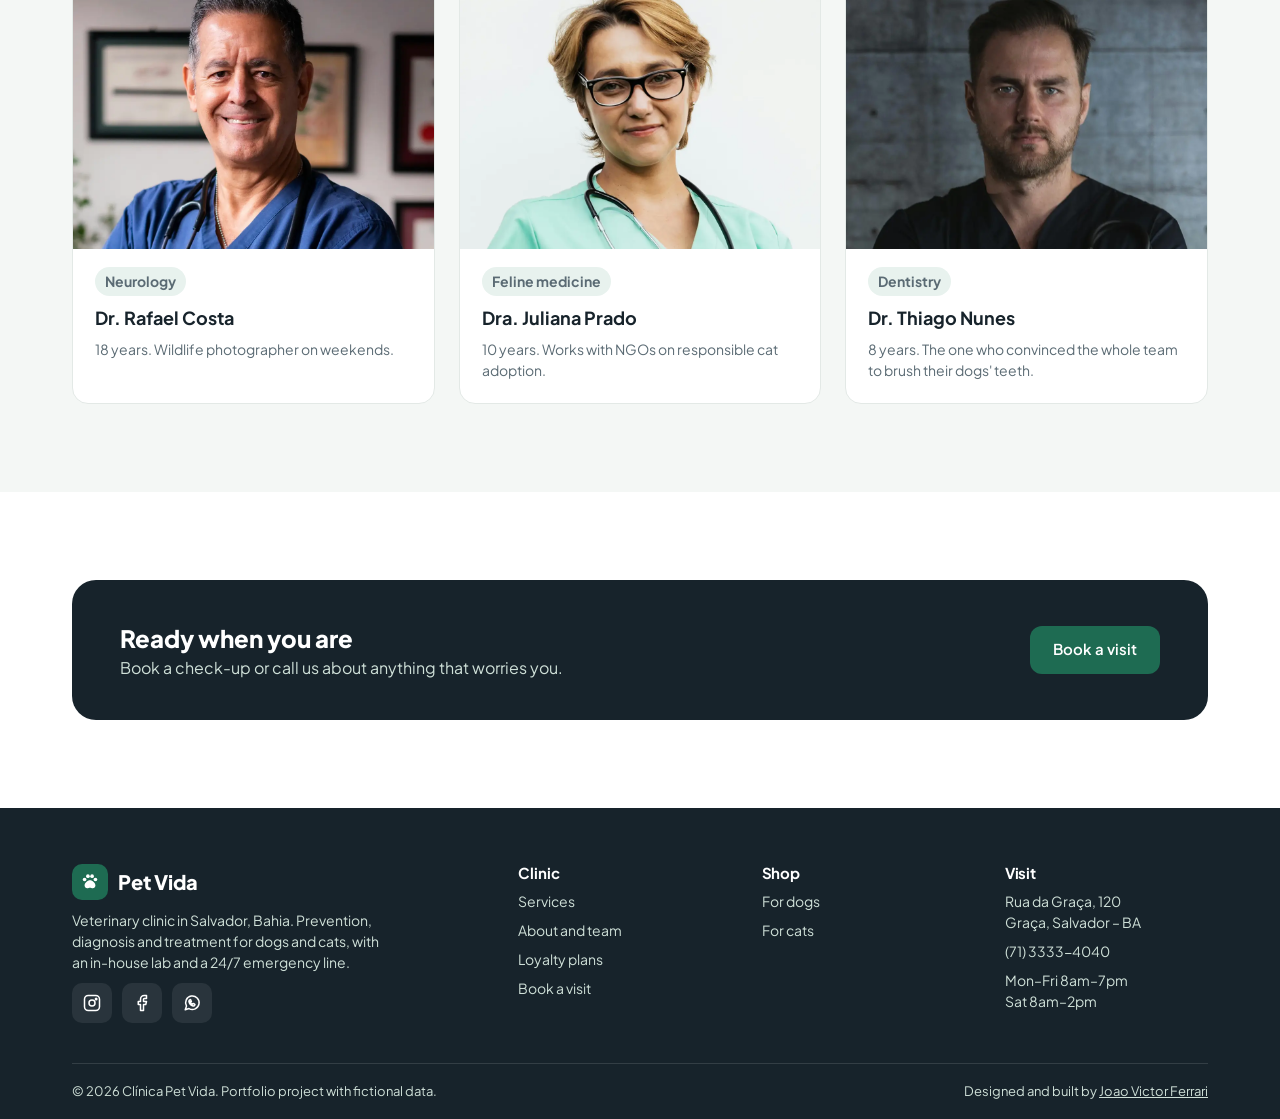
<file: page-about/index.html>
<!DOCTYPE html>
<html lang="en">
<head>
  <meta charset="UTF-8">
  <meta name="viewport" content="width=device-width, initial-scale=1">
  <title>About and team · Pet Vida</title>
  <meta name="description" content="Meet Pet Vida's veterinarians and how the clinic works: prevention first, same-day answers, and owners kept in the loop.">
  <link rel="canonical" href="https://joaoferrari12.github.io/petvida-website/page-about/">
  <meta name="theme-color" content="#1e6b52">
  <meta property="og:type" content="website">
  <meta property="og:title" content="About and team · Pet Vida">
  <meta property="og:description" content="Meet Pet Vida's veterinarians and how the clinic works: prevention first, same-day answers, and owners kept in the loop.">
  <meta property="og:image" content="https://joaoferrari12.github.io/petvida-website/assets/images/about1.webp">
  <meta property="og:url" content="https://joaoferrari12.github.io/petvida-website/page-about/">
  <link rel="icon" href="../assets/images/favicon.svg" type="image/svg+xml">
  <link rel="preconnect" href="https://fonts.googleapis.com">
  <link rel="preconnect" href="https://fonts.gstatic.com" crossorigin>
  <link href="https://fonts.googleapis.com/css2?family=Plus+Jakarta+Sans:wght@400;500;600;700;800&display=swap" rel="stylesheet">
  <link rel="stylesheet" href="../assets/styles/style.css">
</head>
<body>
<a class="skip-link" href="#main">Skip to content</a>
<header class="site-header">
  <div class="wrap">
    <a class="brand" href="../index.html" aria-label="Pet Vida home"><span class="brand-mark"><svg aria-hidden="true" width="20" height="20" viewBox="0 0 24 24" fill="#fff"><circle cx="5.5" cy="9" r="2.2"/><circle cx="9.5" cy="5" r="2.2"/><circle cx="14.5" cy="5" r="2.2"/><circle cx="18.5" cy="9" r="2.2"/><path d="M12 10c-3 0-6.5 3.2-6.5 6.3 0 1.9 1.4 3.2 3.2 3.2 1.3 0 2.1-.6 3.3-.6s2 .6 3.3.6c1.8 0 3.2-1.3 3.2-3.2C18.5 13.2 15 10 12 10z"/></svg></span>Pet Vida</a>
    <nav class="nav" id="site-nav" aria-label="Main">
      <ul><li><a href="../page-services/">Services</a></li><li><a href="../page-about/" aria-current="page">About</a></li><li><a href="../page-dogs/">Dogs</a></li><li><a href="../page-cats/">Cats</a></li><li><a href="../page-partners/">Plans</a></li><li><a href="../page-contact/">Contact</a></li></ul>
    </nav>
    <div class="header-actions">
      <a class="btn btn-primary nav-cta" href="../page-contact/">Book a visit</a>
      <button class="btn btn-ghost menu-btn" type="button" aria-expanded="false" aria-controls="site-nav" aria-label="Open menu"><svg aria-hidden="true" width="22" height="22" viewBox="0 0 24 24" fill="none" stroke="currentColor" stroke-width="2" stroke-linecap="round"><path d="M4 7h16M4 12h16M4 17h16"/></svg></button>
    </div>
  </div>
</header>
<main id="main">

<section class="page-hero"><div class="wrap"><span class="eyebrow">About Pet Vida</span><h1>A clinic built around calm</h1><p class="lead">Separate waiting areas for dogs and cats, exam rooms with non-slip tables, and vets who explain before they act. A visit should not be the scariest part of your pet's week.</p></div></section>
<section class="sec"><div class="wrap about">
  <div class="about-copy">
    <h2>How we work</h2>
    <div class="steps">
      <div class="step"><span class="step-num">1</span><div><strong>Prevention first</strong><span>Vaccines, parasite control and nutrition plans tuned to your pet's age and breed.</span></div></div>
      <div class="step"><span class="step-num">2</span><div><strong>Answers the same day</strong><span>In-house lab, X-ray and ultrasound mean fewer trips and faster decisions.</span></div></div>
      <div class="step"><span class="step-num">3</span><div><strong>You stay in the loop</strong><span>Every plan comes with options, costs and what to expect, in plain language.</span></div></div>
    </div>
  </div>
  <img src="../assets/images/about2.webp" alt="Veterinarian examining a cat in the exam room" width="1100" height="628" loading="lazy">
</div></section>
<section class="sec sec-soft" id="team" aria-labelledby="team-title"><div class="wrap">
  <div class="sec-head"><span class="eyebrow">Our team</span><h2 id="team-title">The people behind the care</h2><p class="lead">Six veterinarians, each with a specialty, all comfortable with the basics.</p></div>
  <ul class="grid grid-3"><li class="card person"><img src="../assets/images/vetf1.webp" alt="Dra. Ana Souza, cardiology veterinarian at Pet Vida" width="1100" height="1100" loading="lazy"><div class="person-body"><span class="tag">Cardiology</span><strong>Dra. Ana Souza</strong><span>15 years with small animals. Runs charity marathons for abandoned pets.</span></div></li><li class="card person"><img src="../assets/images/vetm1.webp" alt="Dr. Marcos Lima, orthopedic surgery veterinarian at Pet Vida" width="1100" height="1100" loading="lazy"><div class="person-body"><span class="tag">Orthopedic surgery</span><strong>Dr. Marcos Lima</strong><span>20 years in surgery. Co-wrote a manual on orthopedic techniques.</span></div></li><li class="card person"><img src="../assets/images/vetf2.webp" alt="Dra. Carla Reis, dermatology veterinarian at Pet Vida" width="1100" height="1100" loading="lazy"><div class="person-body"><span class="tag">Dermatology</span><strong>Dra. Carla Reis</strong><span>12 years treating skin and allergies. Writes a blog on pet skincare.</span></div></li><li class="card person"><img src="../assets/images/vetm2.webp" alt="Dr. Rafael Costa, neurology veterinarian at Pet Vida" width="1100" height="1100" loading="lazy"><div class="person-body"><span class="tag">Neurology</span><strong>Dr. Rafael Costa</strong><span>18 years. Wildlife photographer on weekends.</span></div></li><li class="card person"><img src="../assets/images/vetf3.webp" alt="Dra. Juliana Prado, feline medicine veterinarian at Pet Vida" width="1100" height="1100" loading="lazy"><div class="person-body"><span class="tag">Feline medicine</span><strong>Dra. Juliana Prado</strong><span>10 years. Works with NGOs on responsible cat adoption.</span></div></li><li class="card person"><img src="../assets/images/vetm3.webp" alt="Dr. Thiago Nunes, dentistry veterinarian at Pet Vida" width="1100" height="1100" loading="lazy"><div class="person-body"><span class="tag">Dentistry</span><strong>Dr. Thiago Nunes</strong><span>8 years. The one who convinced the whole team to brush their dogs' teeth.</span></div></li></ul>
</div></section>
<section class="sec"><div class="wrap"><div class="cta-band"><div><strong>Ready when you are</strong><br><span>Book a check-up or call us about anything that worries you.</span></div><a class="btn btn-primary" href="../page-contact/">Book a visit</a></div></div></section>
</main>
<footer class="site-footer">
  <div class="wrap">
    <div class="footer-grid">
      <div class="footer-brand">
        <a class="brand" href="../index.html"><span class="brand-mark"><svg aria-hidden="true" width="20" height="20" viewBox="0 0 24 24" fill="#fff"><circle cx="5.5" cy="9" r="2.2"/><circle cx="9.5" cy="5" r="2.2"/><circle cx="14.5" cy="5" r="2.2"/><circle cx="18.5" cy="9" r="2.2"/><path d="M12 10c-3 0-6.5 3.2-6.5 6.3 0 1.9 1.4 3.2 3.2 3.2 1.3 0 2.1-.6 3.3-.6s2 .6 3.3.6c1.8 0 3.2-1.3 3.2-3.2C18.5 13.2 15 10 12 10z"/></svg></span>Pet Vida</a>
        <p>Veterinary clinic in Salvador, Bahia. Prevention, diagnosis and treatment for dogs and cats, with an in-house lab and a 24/7 emergency line.</p>
        <div class="social">
          <a href="https://www.instagram.com/" aria-label="Pet Vida on Instagram"><svg aria-hidden="true" width="18" height="18" viewBox="0 0 24 24" fill="none" stroke="currentColor" stroke-width="2" stroke-linecap="round" stroke-linejoin="round"><rect x="2" y="2" width="20" height="20" rx="5"/><circle cx="12" cy="12" r="4"/><circle cx="17.5" cy="6.5" r="1" fill="currentColor"/></svg></a>
          <a href="https://www.facebook.com/" aria-label="Pet Vida on Facebook"><svg aria-hidden="true" width="18" height="18" viewBox="0 0 24 24" fill="none" stroke="currentColor" stroke-width="2" stroke-linecap="round" stroke-linejoin="round"><path d="M18 2h-3a5 5 0 0 0-5 5v3H7v4h3v8h4v-8h3l1-4h-4V7a1 1 0 0 1 1-1h3z"/></svg></a>
          <a href="https://wa.me/5571999994040" aria-label="Pet Vida on WhatsApp"><svg aria-hidden="true" width="18" height="18" viewBox="0 0 24 24" fill="none" stroke="currentColor" stroke-width="2" stroke-linecap="round" stroke-linejoin="round"><path d="M3 21l1.7-4.9A9 9 0 1 1 8 19.4z"/><path d="M9 10c.3 1.5 1.5 3 3 3.8l1-1c.3-.3.7-.3 1-.1l1.5.8c.4.2.5.6.3 1-.4.9-1.4 1.6-2.4 1.4A8 8 0 0 1 7.9 10c-.1-1 .5-2 1.4-2.4.4-.2.8 0 1 .3l.8 1.5c.2.3.1.7-.1 1z"/></svg></a>
        </div>
      </div>
      <div><h3>Clinic</h3><ul><li><a href="../page-services/">Services</a></li><li><a href="../page-about/">About and team</a></li><li><a href="../page-partners/">Loyalty plans</a></li><li><a href="../page-contact/">Book a visit</a></li></ul></div>
      <div><h3>Shop</h3><ul><li><a href="../page-dogs/">For dogs</a></li><li><a href="../page-cats/">For cats</a></li></ul></div>
      <div><h3>Visit</h3><ul><li>Rua da Graça, 120<br>Graça, Salvador – BA</li><li><a href="tel:+557133334040">(71) 3333-4040</a></li><li>Mon–Fri 8am–7pm<br>Sat 8am–2pm</li></ul></div>
    </div>
    <div class="footer-bottom">
      <span>© 2026 Clínica Pet Vida. Portfolio project with fictional data.</span>
      <span>Designed and built by <a href="https://github.com/joaoferrari12">Joao Victor Ferrari</a></span>
    </div>
  </div>
</footer>
<script src="../assets/scripts/main.js"></script>
</body>
</html>
</file>
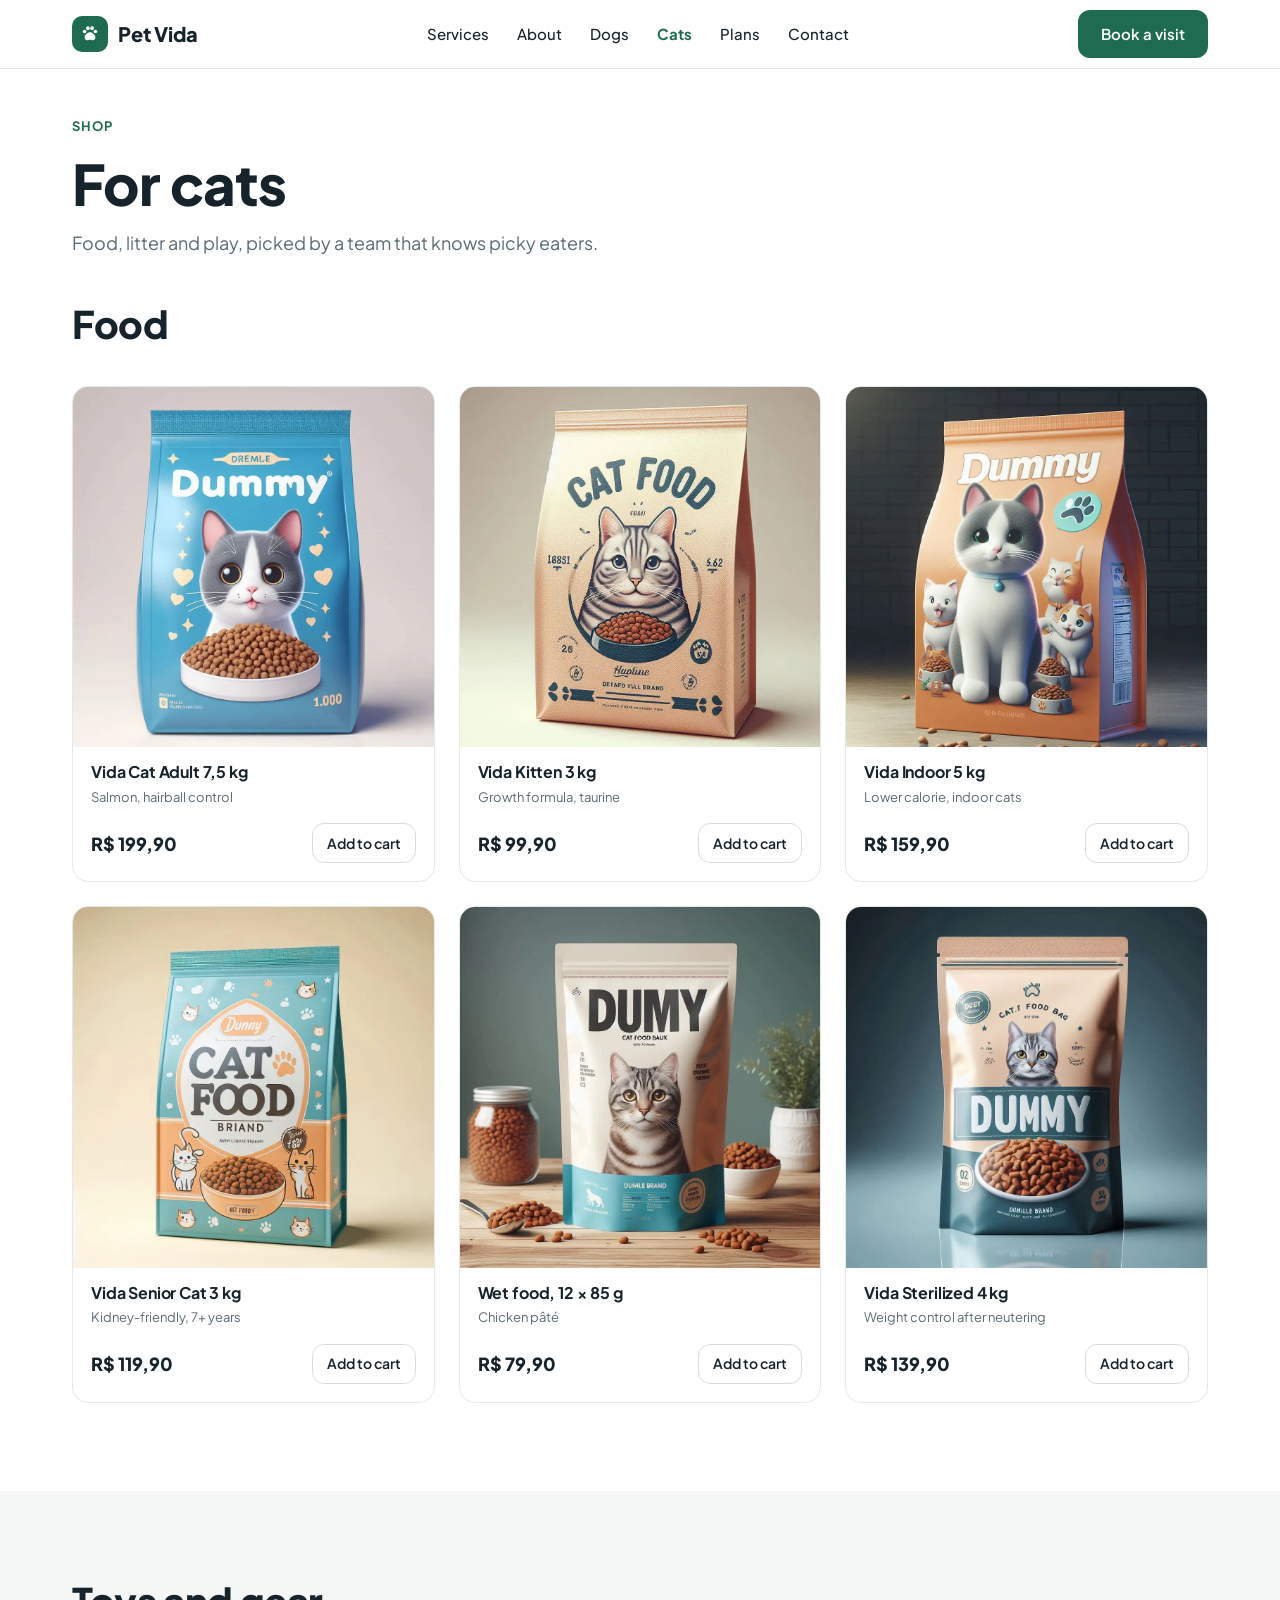
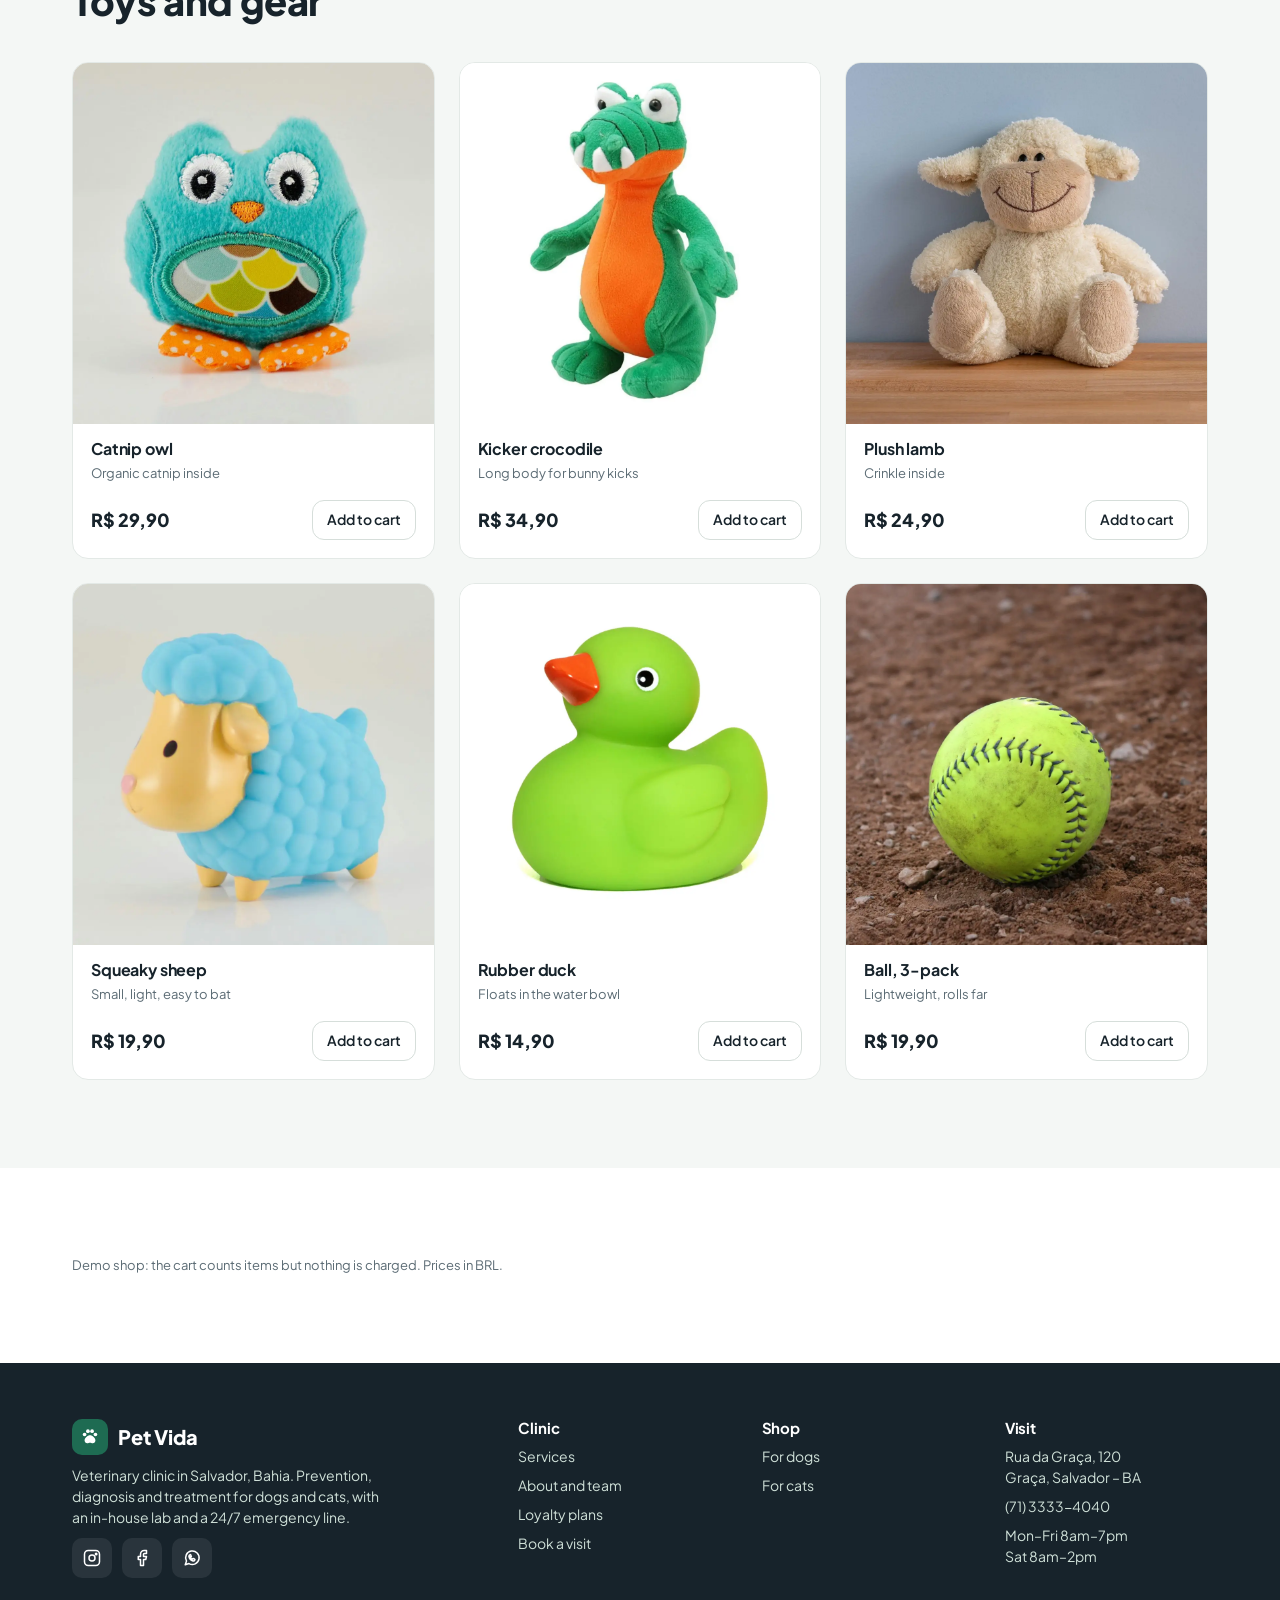
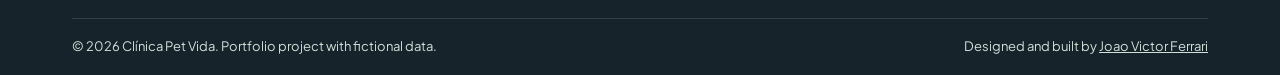
<file: page-cats/index.html>
<!DOCTYPE html>
<html lang="en">
<head>
  <meta charset="UTF-8">
  <meta name="viewport" content="width=device-width, initial-scale=1">
  <title>Shop for cats · Pet Vida</title>
  <meta name="description" content="Cat food, litter and toys recommended by Pet Vida's veterinarians.">
  <link rel="canonical" href="https://joaoferrari12.github.io/petvida-website/page-cats/">
  <meta name="theme-color" content="#1e6b52">
  <meta property="og:type" content="website">
  <meta property="og:title" content="Shop for cats · Pet Vida">
  <meta property="og:description" content="Cat food, litter and toys recommended by Pet Vida's veterinarians.">
  <meta property="og:image" content="https://joaoferrari12.github.io/petvida-website/assets/images/about1.webp">
  <meta property="og:url" content="https://joaoferrari12.github.io/petvida-website/page-cats/">
  <link rel="icon" href="../assets/images/favicon.svg" type="image/svg+xml">
  <link rel="preconnect" href="https://fonts.googleapis.com">
  <link rel="preconnect" href="https://fonts.gstatic.com" crossorigin>
  <link href="https://fonts.googleapis.com/css2?family=Plus+Jakarta+Sans:wght@400;500;600;700;800&display=swap" rel="stylesheet">
  <link rel="stylesheet" href="../assets/styles/style.css">
</head>
<body>
<a class="skip-link" href="#main">Skip to content</a>
<header class="site-header">
  <div class="wrap">
    <a class="brand" href="../index.html" aria-label="Pet Vida home"><span class="brand-mark"><svg aria-hidden="true" width="20" height="20" viewBox="0 0 24 24" fill="#fff"><circle cx="5.5" cy="9" r="2.2"/><circle cx="9.5" cy="5" r="2.2"/><circle cx="14.5" cy="5" r="2.2"/><circle cx="18.5" cy="9" r="2.2"/><path d="M12 10c-3 0-6.5 3.2-6.5 6.3 0 1.9 1.4 3.2 3.2 3.2 1.3 0 2.1-.6 3.3-.6s2 .6 3.3.6c1.8 0 3.2-1.3 3.2-3.2C18.5 13.2 15 10 12 10z"/></svg></span>Pet Vida</a>
    <nav class="nav" id="site-nav" aria-label="Main">
      <ul><li><a href="../page-services/">Services</a></li><li><a href="../page-about/">About</a></li><li><a href="../page-dogs/">Dogs</a></li><li><a href="../page-cats/" aria-current="page">Cats</a></li><li><a href="../page-partners/">Plans</a></li><li><a href="../page-contact/">Contact</a></li></ul>
    </nav>
    <div class="header-actions">
      <a class="btn btn-primary nav-cta" href="../page-contact/">Book a visit</a>
      <button class="btn btn-ghost menu-btn" type="button" aria-expanded="false" aria-controls="site-nav" aria-label="Open menu"><svg aria-hidden="true" width="22" height="22" viewBox="0 0 24 24" fill="none" stroke="currentColor" stroke-width="2" stroke-linecap="round"><path d="M4 7h16M4 12h16M4 17h16"/></svg></button>
    </div>
  </div>
</header>
<main id="main">

<section class="page-hero"><div class="wrap"><span class="eyebrow">Shop</span><h1>For cats</h1><p class="lead">Food, litter and play, picked by a team that knows picky eaters.</p><div><span class="cart-pill btn btn-ghost btn-sm" hidden><svg aria-hidden="true" width="18" height="18" viewBox="0 0 24 24" fill="none" stroke="currentColor" stroke-width="2" stroke-linecap="round" stroke-linejoin="round"><circle cx="9" cy="21" r="1"/><circle cx="20" cy="21" r="1"/><path d="M1 1h4l2.7 13.4a2 2 0 0 0 2 1.6h9.7a2 2 0 0 0 2-1.6L23 6H6"/></svg> Cart <span class="cart-count">0</span></span><span id="cart-live" class="visually-hidden" aria-live="polite"></span></div></div></section>
<section class="sec" style="padding-top:24px" aria-labelledby="food-title"><div class="wrap"><div class="sec-head"><h2 id="food-title">Food</h2></div><ul class="grid grid-3"><li class="card product"><img src="../assets/images/cat2.webp" alt="" width="1024" height="1024" loading="lazy"><div class="product-body"><h3>Vida Cat Adult 7,5 kg</h3><span class="muted">Salmon, hairball control</span><div class="product-row"><span class="price">R$ 199,90</span><button class="btn btn-ghost btn-sm" type="button" data-add-to-cart="Vida Cat Adult 7,5 kg">Add to cart</button></div></div></li><li class="card product"><img src="../assets/images/cat3.webp" alt="" width="1024" height="1024" loading="lazy"><div class="product-body"><h3>Vida Kitten 3 kg</h3><span class="muted">Growth formula, taurine</span><div class="product-row"><span class="price">R$ 99,90</span><button class="btn btn-ghost btn-sm" type="button" data-add-to-cart="Vida Kitten 3 kg">Add to cart</button></div></div></li><li class="card product"><img src="../assets/images/cat4.webp" alt="" width="1024" height="1024" loading="lazy"><div class="product-body"><h3>Vida Indoor 5 kg</h3><span class="muted">Lower calorie, indoor cats</span><div class="product-row"><span class="price">R$ 159,90</span><button class="btn btn-ghost btn-sm" type="button" data-add-to-cart="Vida Indoor 5 kg">Add to cart</button></div></div></li><li class="card product"><img src="../assets/images/cat6.webp" alt="" width="1024" height="1024" loading="lazy"><div class="product-body"><h3>Vida Senior Cat 3 kg</h3><span class="muted">Kidney-friendly, 7+ years</span><div class="product-row"><span class="price">R$ 119,90</span><button class="btn btn-ghost btn-sm" type="button" data-add-to-cart="Vida Senior Cat 3 kg">Add to cart</button></div></div></li><li class="card product"><img src="../assets/images/cat7.webp" alt="" width="1024" height="1024" loading="lazy"><div class="product-body"><h3>Wet food, 12 × 85 g</h3><span class="muted">Chicken pâté</span><div class="product-row"><span class="price">R$ 79,90</span><button class="btn btn-ghost btn-sm" type="button" data-add-to-cart="Wet food, 12 × 85 g">Add to cart</button></div></div></li><li class="card product"><img src="../assets/images/cat1.webp" alt="" width="1024" height="1024" loading="lazy"><div class="product-body"><h3>Vida Sterilized 4 kg</h3><span class="muted">Weight control after neutering</span><div class="product-row"><span class="price">R$ 139,90</span><button class="btn btn-ghost btn-sm" type="button" data-add-to-cart="Vida Sterilized 4 kg">Add to cart</button></div></div></li></ul></div></section>
<section class="sec sec-soft" aria-labelledby="toys-title"><div class="wrap"><div class="sec-head"><h2 id="toys-title">Toys and gear</h2></div><ul class="grid grid-3"><li class="card product"><img src="../assets/images/toy4.webp" alt="" width="1024" height="1024" loading="lazy"><div class="product-body"><h3>Catnip owl</h3><span class="muted">Organic catnip inside</span><div class="product-row"><span class="price">R$ 29,90</span><button class="btn btn-ghost btn-sm" type="button" data-add-to-cart="Catnip owl">Add to cart</button></div></div></li><li class="card product"><img src="../assets/images/toy1.webp" alt="" width="1024" height="1024" loading="lazy"><div class="product-body"><h3>Kicker crocodile</h3><span class="muted">Long body for bunny kicks</span><div class="product-row"><span class="price">R$ 34,90</span><button class="btn btn-ghost btn-sm" type="button" data-add-to-cart="Kicker crocodile">Add to cart</button></div></div></li><li class="card product"><img src="../assets/images/toy2.webp" alt="" width="1024" height="1024" loading="lazy"><div class="product-body"><h3>Plush lamb</h3><span class="muted">Crinkle inside</span><div class="product-row"><span class="price">R$ 24,90</span><button class="btn btn-ghost btn-sm" type="button" data-add-to-cart="Plush lamb">Add to cart</button></div></div></li><li class="card product"><img src="../assets/images/toy3.webp" alt="" width="1024" height="1024" loading="lazy"><div class="product-body"><h3>Squeaky sheep</h3><span class="muted">Small, light, easy to bat</span><div class="product-row"><span class="price">R$ 19,90</span><button class="btn btn-ghost btn-sm" type="button" data-add-to-cart="Squeaky sheep">Add to cart</button></div></div></li><li class="card product"><img src="../assets/images/toy5.webp" alt="" width="1024" height="1024" loading="lazy"><div class="product-body"><h3>Rubber duck</h3><span class="muted">Floats in the water bowl</span><div class="product-row"><span class="price">R$ 14,90</span><button class="btn btn-ghost btn-sm" type="button" data-add-to-cart="Rubber duck">Add to cart</button></div></div></li><li class="card product"><img src="../assets/images/toy6.webp" alt="" width="1024" height="1024" loading="lazy"><div class="product-body"><h3>Ball, 3-pack</h3><span class="muted">Lightweight, rolls far</span><div class="product-row"><span class="price">R$ 19,90</span><button class="btn btn-ghost btn-sm" type="button" data-add-to-cart="Ball, 3-pack">Add to cart</button></div></div></li></ul></div></section>
<section class="sec"><div class="wrap"><p class="form-note">Demo shop: the cart counts items but nothing is charged. Prices in BRL.</p></div></section>
</main>
<footer class="site-footer">
  <div class="wrap">
    <div class="footer-grid">
      <div class="footer-brand">
        <a class="brand" href="../index.html"><span class="brand-mark"><svg aria-hidden="true" width="20" height="20" viewBox="0 0 24 24" fill="#fff"><circle cx="5.5" cy="9" r="2.2"/><circle cx="9.5" cy="5" r="2.2"/><circle cx="14.5" cy="5" r="2.2"/><circle cx="18.5" cy="9" r="2.2"/><path d="M12 10c-3 0-6.5 3.2-6.5 6.3 0 1.9 1.4 3.2 3.2 3.2 1.3 0 2.1-.6 3.3-.6s2 .6 3.3.6c1.8 0 3.2-1.3 3.2-3.2C18.5 13.2 15 10 12 10z"/></svg></span>Pet Vida</a>
        <p>Veterinary clinic in Salvador, Bahia. Prevention, diagnosis and treatment for dogs and cats, with an in-house lab and a 24/7 emergency line.</p>
        <div class="social">
          <a href="https://www.instagram.com/" aria-label="Pet Vida on Instagram"><svg aria-hidden="true" width="18" height="18" viewBox="0 0 24 24" fill="none" stroke="currentColor" stroke-width="2" stroke-linecap="round" stroke-linejoin="round"><rect x="2" y="2" width="20" height="20" rx="5"/><circle cx="12" cy="12" r="4"/><circle cx="17.5" cy="6.5" r="1" fill="currentColor"/></svg></a>
          <a href="https://www.facebook.com/" aria-label="Pet Vida on Facebook"><svg aria-hidden="true" width="18" height="18" viewBox="0 0 24 24" fill="none" stroke="currentColor" stroke-width="2" stroke-linecap="round" stroke-linejoin="round"><path d="M18 2h-3a5 5 0 0 0-5 5v3H7v4h3v8h4v-8h3l1-4h-4V7a1 1 0 0 1 1-1h3z"/></svg></a>
          <a href="https://wa.me/5571999994040" aria-label="Pet Vida on WhatsApp"><svg aria-hidden="true" width="18" height="18" viewBox="0 0 24 24" fill="none" stroke="currentColor" stroke-width="2" stroke-linecap="round" stroke-linejoin="round"><path d="M3 21l1.7-4.9A9 9 0 1 1 8 19.4z"/><path d="M9 10c.3 1.5 1.5 3 3 3.8l1-1c.3-.3.7-.3 1-.1l1.5.8c.4.2.5.6.3 1-.4.9-1.4 1.6-2.4 1.4A8 8 0 0 1 7.9 10c-.1-1 .5-2 1.4-2.4.4-.2.8 0 1 .3l.8 1.5c.2.3.1.7-.1 1z"/></svg></a>
        </div>
      </div>
      <div><h3>Clinic</h3><ul><li><a href="../page-services/">Services</a></li><li><a href="../page-about/">About and team</a></li><li><a href="../page-partners/">Loyalty plans</a></li><li><a href="../page-contact/">Book a visit</a></li></ul></div>
      <div><h3>Shop</h3><ul><li><a href="../page-dogs/">For dogs</a></li><li><a href="../page-cats/">For cats</a></li></ul></div>
      <div><h3>Visit</h3><ul><li>Rua da Graça, 120<br>Graça, Salvador – BA</li><li><a href="tel:+557133334040">(71) 3333-4040</a></li><li>Mon–Fri 8am–7pm<br>Sat 8am–2pm</li></ul></div>
    </div>
    <div class="footer-bottom">
      <span>© 2026 Clínica Pet Vida. Portfolio project with fictional data.</span>
      <span>Designed and built by <a href="https://github.com/joaoferrari12">Joao Victor Ferrari</a></span>
    </div>
  </div>
</footer>
<script src="../assets/scripts/main.js"></script>
</body>
</html>
</file>
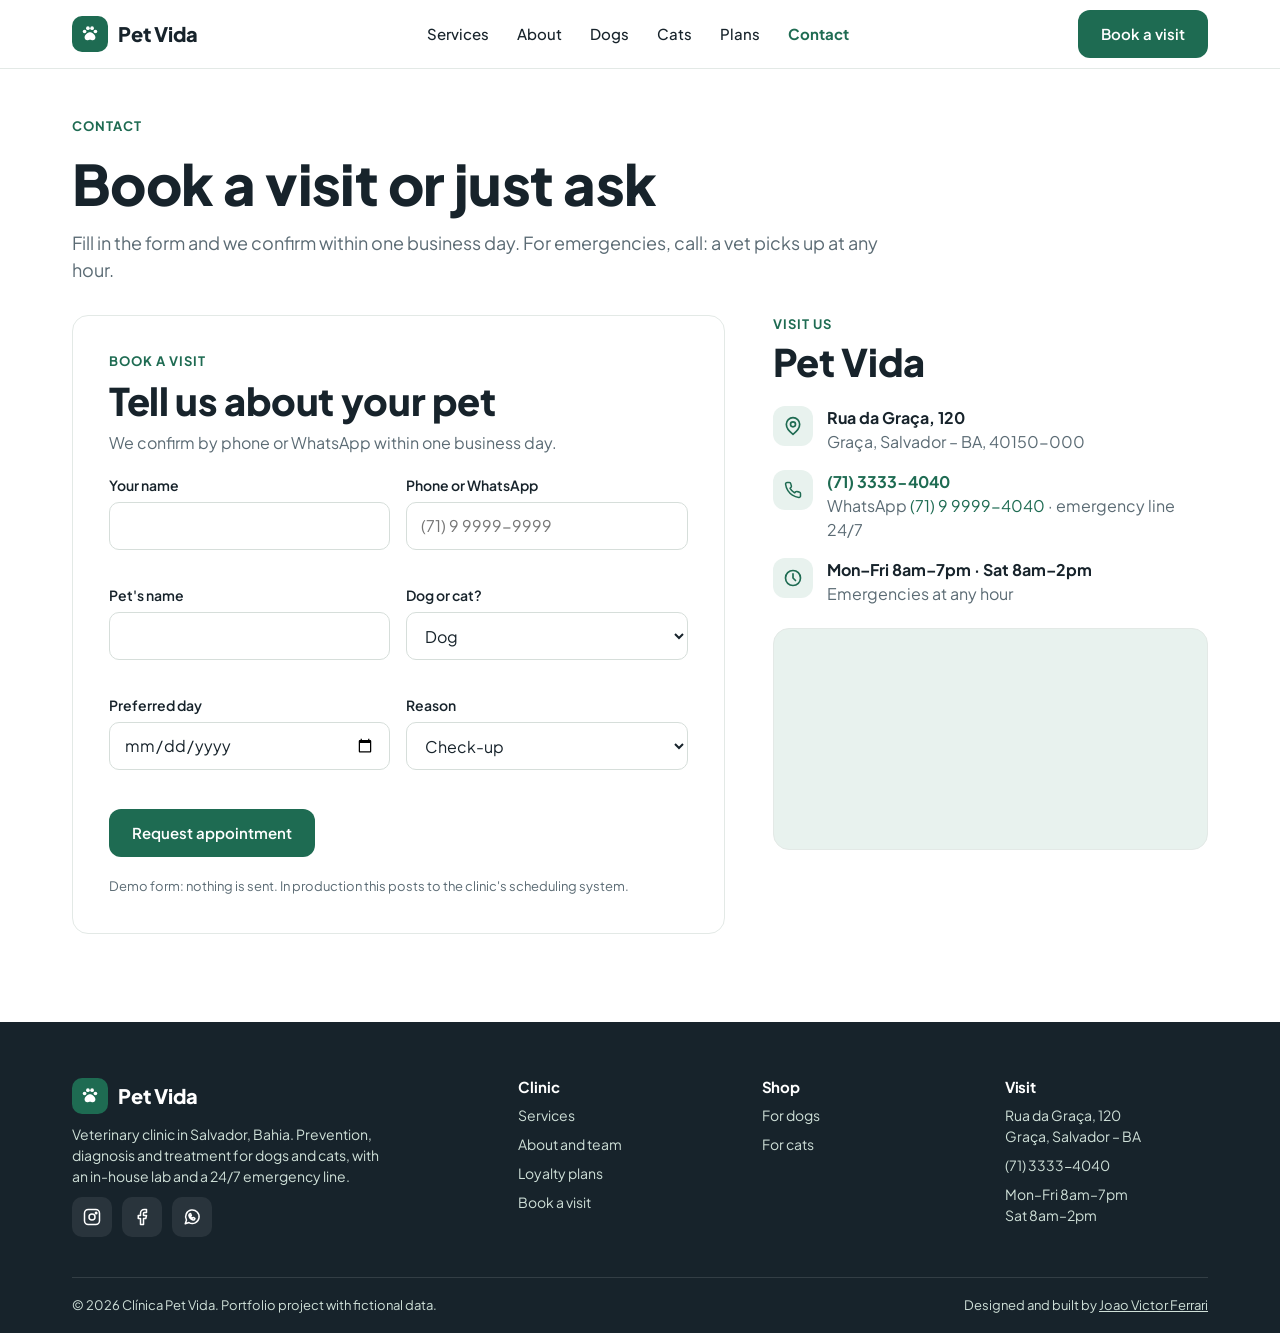
<file: page-contact/index.html>
<!DOCTYPE html>
<html lang="en">
<head>
  <meta charset="UTF-8">
  <meta name="viewport" content="width=device-width, initial-scale=1">
  <title>Contact and booking · Pet Vida</title>
  <meta name="description" content="Book a visit at Pet Vida, Salvador: form, phone, WhatsApp, address and opening hours.">
  <link rel="canonical" href="https://joaoferrari12.github.io/petvida-website/page-contact/">
  <meta name="theme-color" content="#1e6b52">
  <meta property="og:type" content="website">
  <meta property="og:title" content="Contact and booking · Pet Vida">
  <meta property="og:description" content="Book a visit at Pet Vida, Salvador: form, phone, WhatsApp, address and opening hours.">
  <meta property="og:image" content="https://joaoferrari12.github.io/petvida-website/assets/images/about1.webp">
  <meta property="og:url" content="https://joaoferrari12.github.io/petvida-website/page-contact/">
  <link rel="icon" href="../assets/images/favicon.svg" type="image/svg+xml">
  <link rel="preconnect" href="https://fonts.googleapis.com">
  <link rel="preconnect" href="https://fonts.gstatic.com" crossorigin>
  <link href="https://fonts.googleapis.com/css2?family=Plus+Jakarta+Sans:wght@400;500;600;700;800&display=swap" rel="stylesheet">
  <link rel="stylesheet" href="../assets/styles/style.css">
</head>
<body>
<a class="skip-link" href="#main">Skip to content</a>
<header class="site-header">
  <div class="wrap">
    <a class="brand" href="../index.html" aria-label="Pet Vida home"><span class="brand-mark"><svg aria-hidden="true" width="20" height="20" viewBox="0 0 24 24" fill="#fff"><circle cx="5.5" cy="9" r="2.2"/><circle cx="9.5" cy="5" r="2.2"/><circle cx="14.5" cy="5" r="2.2"/><circle cx="18.5" cy="9" r="2.2"/><path d="M12 10c-3 0-6.5 3.2-6.5 6.3 0 1.9 1.4 3.2 3.2 3.2 1.3 0 2.1-.6 3.3-.6s2 .6 3.3.6c1.8 0 3.2-1.3 3.2-3.2C18.5 13.2 15 10 12 10z"/></svg></span>Pet Vida</a>
    <nav class="nav" id="site-nav" aria-label="Main">
      <ul><li><a href="../page-services/">Services</a></li><li><a href="../page-about/">About</a></li><li><a href="../page-dogs/">Dogs</a></li><li><a href="../page-cats/">Cats</a></li><li><a href="../page-partners/">Plans</a></li><li><a href="../page-contact/" aria-current="page">Contact</a></li></ul>
    </nav>
    <div class="header-actions">
      <a class="btn btn-primary nav-cta" href="../page-contact/">Book a visit</a>
      <button class="btn btn-ghost menu-btn" type="button" aria-expanded="false" aria-controls="site-nav" aria-label="Open menu"><svg aria-hidden="true" width="22" height="22" viewBox="0 0 24 24" fill="none" stroke="currentColor" stroke-width="2" stroke-linecap="round"><path d="M4 7h16M4 12h16M4 17h16"/></svg></button>
    </div>
  </div>
</header>
<main id="main">

<section class="page-hero"><div class="wrap"><span class="eyebrow">Contact</span><h1>Book a visit or just ask</h1><p class="lead">Fill in the form and we confirm within one business day. For emergencies, call: a vet picks up at any hour.</p></div></section>
<section class="sec" style="padding-top:24px"><div class="wrap contact"><form class="card form" data-validate novalidate action="#" method="post" aria-labelledby="book-title">
  <div class="stack" style="gap:8px">
    <span class="eyebrow">Book a visit</span>
    <h2 id="book-title">Tell us about your pet</h2>
    <p class="muted">We confirm by phone or WhatsApp within one business day.</p>
  </div>
  <div class="form-grid">
    <div class="field"><label for="f-name">Your name</label><input id="f-name" name="name" type="text" autocomplete="name" required><span class="field-error" aria-live="polite"></span></div>
    <div class="field"><label for="f-phone">Phone or WhatsApp</label><input id="f-phone" name="phone" type="tel" autocomplete="tel" placeholder="(71) 9 9999-9999" required><span class="field-error" aria-live="polite"></span></div>
    <div class="field"><label for="f-pet">Pet's name</label><input id="f-pet" name="pet" type="text" required><span class="field-error" aria-live="polite"></span></div>
    <div class="field"><label for="f-kind">Dog or cat?</label><select id="f-kind" name="kind"><option>Dog</option><option>Cat</option></select><span class="field-error"></span></div>
    <div class="field"><label for="f-date">Preferred day</label><input id="f-date" name="date" type="date"><span class="field-error"></span></div>
    <div class="field"><label for="f-reason">Reason</label><select id="f-reason" name="reason"><option>Check-up</option><option>Vaccine</option><option>Something is wrong</option><option>Surgery consult</option><option>Dental</option></select><span class="field-error"></span></div>
  </div>
  <div class="form-success" role="status" aria-live="polite"></div>
  <div><button class="btn btn-primary" type="submit">Request appointment</button></div>
  <p class="form-note">Demo form: nothing is sent. In production this posts to the clinic's scheduling system.</p>
</form><div class="contact-info">
  <div class="stack" style="gap:6px"><span class="eyebrow">Visit us</span><h2>Pet Vida</h2></div>
  <ul class="contact-list">
    <li><span class="icon icon-sm"><svg aria-hidden="true" width="20" height="20" viewBox="0 0 24 24" fill="none" stroke="currentColor" stroke-width="2" stroke-linecap="round" stroke-linejoin="round"><path d="M20 10c0 6-8 12-8 12s-8-6-8-12a8 8 0 0 1 16 0z"/><circle cx="12" cy="10" r="3"/></svg></span><div><strong>Rua da Graça, 120</strong><span class="muted">Graça, Salvador – BA, 40150-000</span></div></li>
    <li><span class="icon icon-sm"><svg aria-hidden="true" width="18" height="18" viewBox="0 0 24 24" fill="none" stroke="currentColor" stroke-width="2" stroke-linecap="round" stroke-linejoin="round"><path d="M22 16.9v3a2 2 0 0 1-2.2 2 19.8 19.8 0 0 1-8.6-3.1 19.5 19.5 0 0 1-6-6A19.8 19.8 0 0 1 2.1 4.2 2 2 0 0 1 4.1 2h3a2 2 0 0 1 2 1.7c.1.9.4 1.8.7 2.7a2 2 0 0 1-.5 2.1L8.1 9.8a16 16 0 0 0 6 6l1.3-1.3a2 2 0 0 1 2.1-.4c.9.3 1.8.6 2.7.7a2 2 0 0 1 1.8 2z"/></svg></span><div><strong><a href="tel:+557133334040">(71) 3333-4040</a></strong><span class="muted">WhatsApp <a href="https://wa.me/5571999994040">(71) 9 9999-4040</a> · emergency line 24/7</span></div></li>
    <li><span class="icon icon-sm"><svg aria-hidden="true" width="20" height="20" viewBox="0 0 24 24" fill="none" stroke="currentColor" stroke-width="2" stroke-linecap="round" stroke-linejoin="round"><circle cx="12" cy="12" r="9"/><path d="M12 7v5l3 3"/></svg></span><div><strong>Mon–Fri 8am–7pm · Sat 8am–2pm</strong><span class="muted">Emergencies at any hour</span></div></li>
  </ul>
  <div class="map"><iframe title="Map: Pet Vida, Graça, Salvador" src="https://www.openstreetmap.org/export/embed.html?bbox=-38.5300%2C-13.0030%2C-38.5140%2C-12.9930&amp;layer=mapnik&amp;marker=-12.998%2C-38.522" loading="lazy" referrerpolicy="no-referrer-when-downgrade"></iframe></div>
</div></div></section>
</main>
<footer class="site-footer">
  <div class="wrap">
    <div class="footer-grid">
      <div class="footer-brand">
        <a class="brand" href="../index.html"><span class="brand-mark"><svg aria-hidden="true" width="20" height="20" viewBox="0 0 24 24" fill="#fff"><circle cx="5.5" cy="9" r="2.2"/><circle cx="9.5" cy="5" r="2.2"/><circle cx="14.5" cy="5" r="2.2"/><circle cx="18.5" cy="9" r="2.2"/><path d="M12 10c-3 0-6.5 3.2-6.5 6.3 0 1.9 1.4 3.2 3.2 3.2 1.3 0 2.1-.6 3.3-.6s2 .6 3.3.6c1.8 0 3.2-1.3 3.2-3.2C18.5 13.2 15 10 12 10z"/></svg></span>Pet Vida</a>
        <p>Veterinary clinic in Salvador, Bahia. Prevention, diagnosis and treatment for dogs and cats, with an in-house lab and a 24/7 emergency line.</p>
        <div class="social">
          <a href="https://www.instagram.com/" aria-label="Pet Vida on Instagram"><svg aria-hidden="true" width="18" height="18" viewBox="0 0 24 24" fill="none" stroke="currentColor" stroke-width="2" stroke-linecap="round" stroke-linejoin="round"><rect x="2" y="2" width="20" height="20" rx="5"/><circle cx="12" cy="12" r="4"/><circle cx="17.5" cy="6.5" r="1" fill="currentColor"/></svg></a>
          <a href="https://www.facebook.com/" aria-label="Pet Vida on Facebook"><svg aria-hidden="true" width="18" height="18" viewBox="0 0 24 24" fill="none" stroke="currentColor" stroke-width="2" stroke-linecap="round" stroke-linejoin="round"><path d="M18 2h-3a5 5 0 0 0-5 5v3H7v4h3v8h4v-8h3l1-4h-4V7a1 1 0 0 1 1-1h3z"/></svg></a>
          <a href="https://wa.me/5571999994040" aria-label="Pet Vida on WhatsApp"><svg aria-hidden="true" width="18" height="18" viewBox="0 0 24 24" fill="none" stroke="currentColor" stroke-width="2" stroke-linecap="round" stroke-linejoin="round"><path d="M3 21l1.7-4.9A9 9 0 1 1 8 19.4z"/><path d="M9 10c.3 1.5 1.5 3 3 3.8l1-1c.3-.3.7-.3 1-.1l1.5.8c.4.2.5.6.3 1-.4.9-1.4 1.6-2.4 1.4A8 8 0 0 1 7.9 10c-.1-1 .5-2 1.4-2.4.4-.2.8 0 1 .3l.8 1.5c.2.3.1.7-.1 1z"/></svg></a>
        </div>
      </div>
      <div><h3>Clinic</h3><ul><li><a href="../page-services/">Services</a></li><li><a href="../page-about/">About and team</a></li><li><a href="../page-partners/">Loyalty plans</a></li><li><a href="../page-contact/">Book a visit</a></li></ul></div>
      <div><h3>Shop</h3><ul><li><a href="../page-dogs/">For dogs</a></li><li><a href="../page-cats/">For cats</a></li></ul></div>
      <div><h3>Visit</h3><ul><li>Rua da Graça, 120<br>Graça, Salvador – BA</li><li><a href="tel:+557133334040">(71) 3333-4040</a></li><li>Mon–Fri 8am–7pm<br>Sat 8am–2pm</li></ul></div>
    </div>
    <div class="footer-bottom">
      <span>© 2026 Clínica Pet Vida. Portfolio project with fictional data.</span>
      <span>Designed and built by <a href="https://github.com/joaoferrari12">Joao Victor Ferrari</a></span>
    </div>
  </div>
</footer>
<script src="../assets/scripts/main.js"></script>
</body>
</html>
</file>
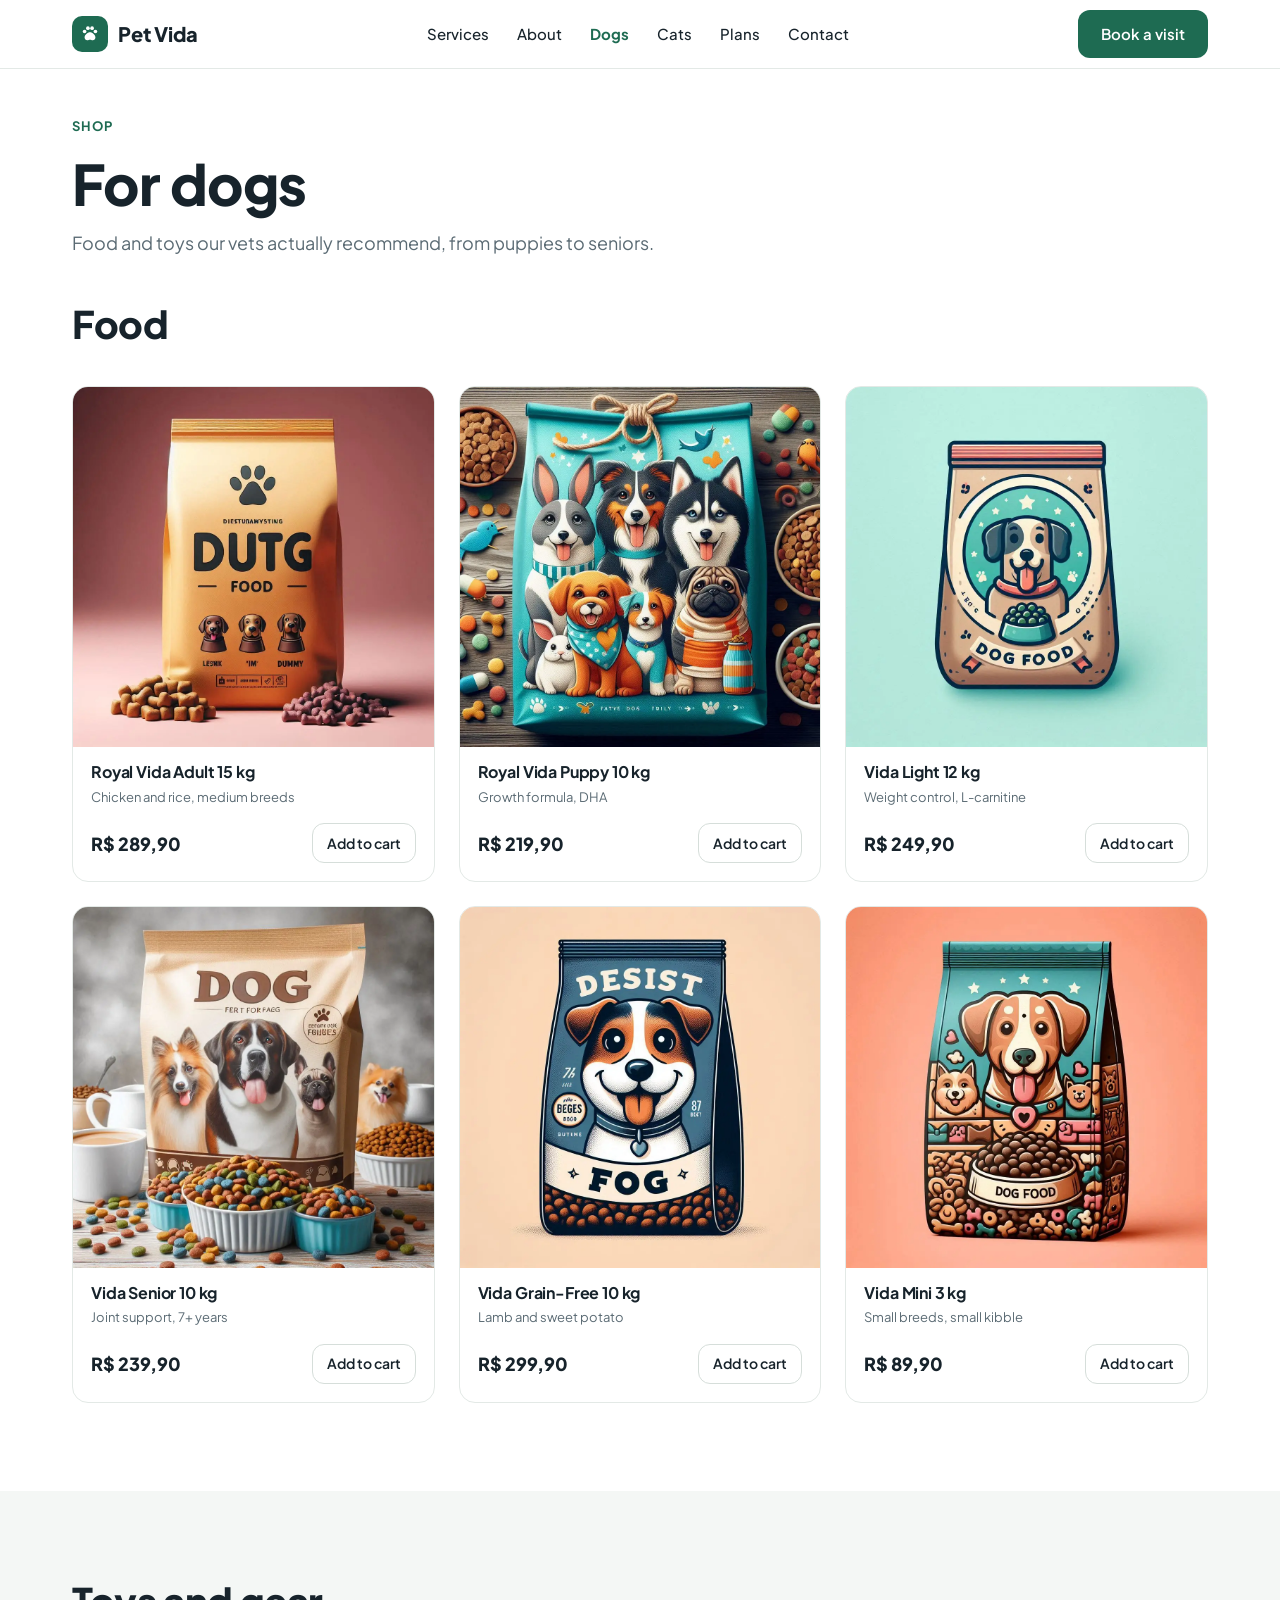
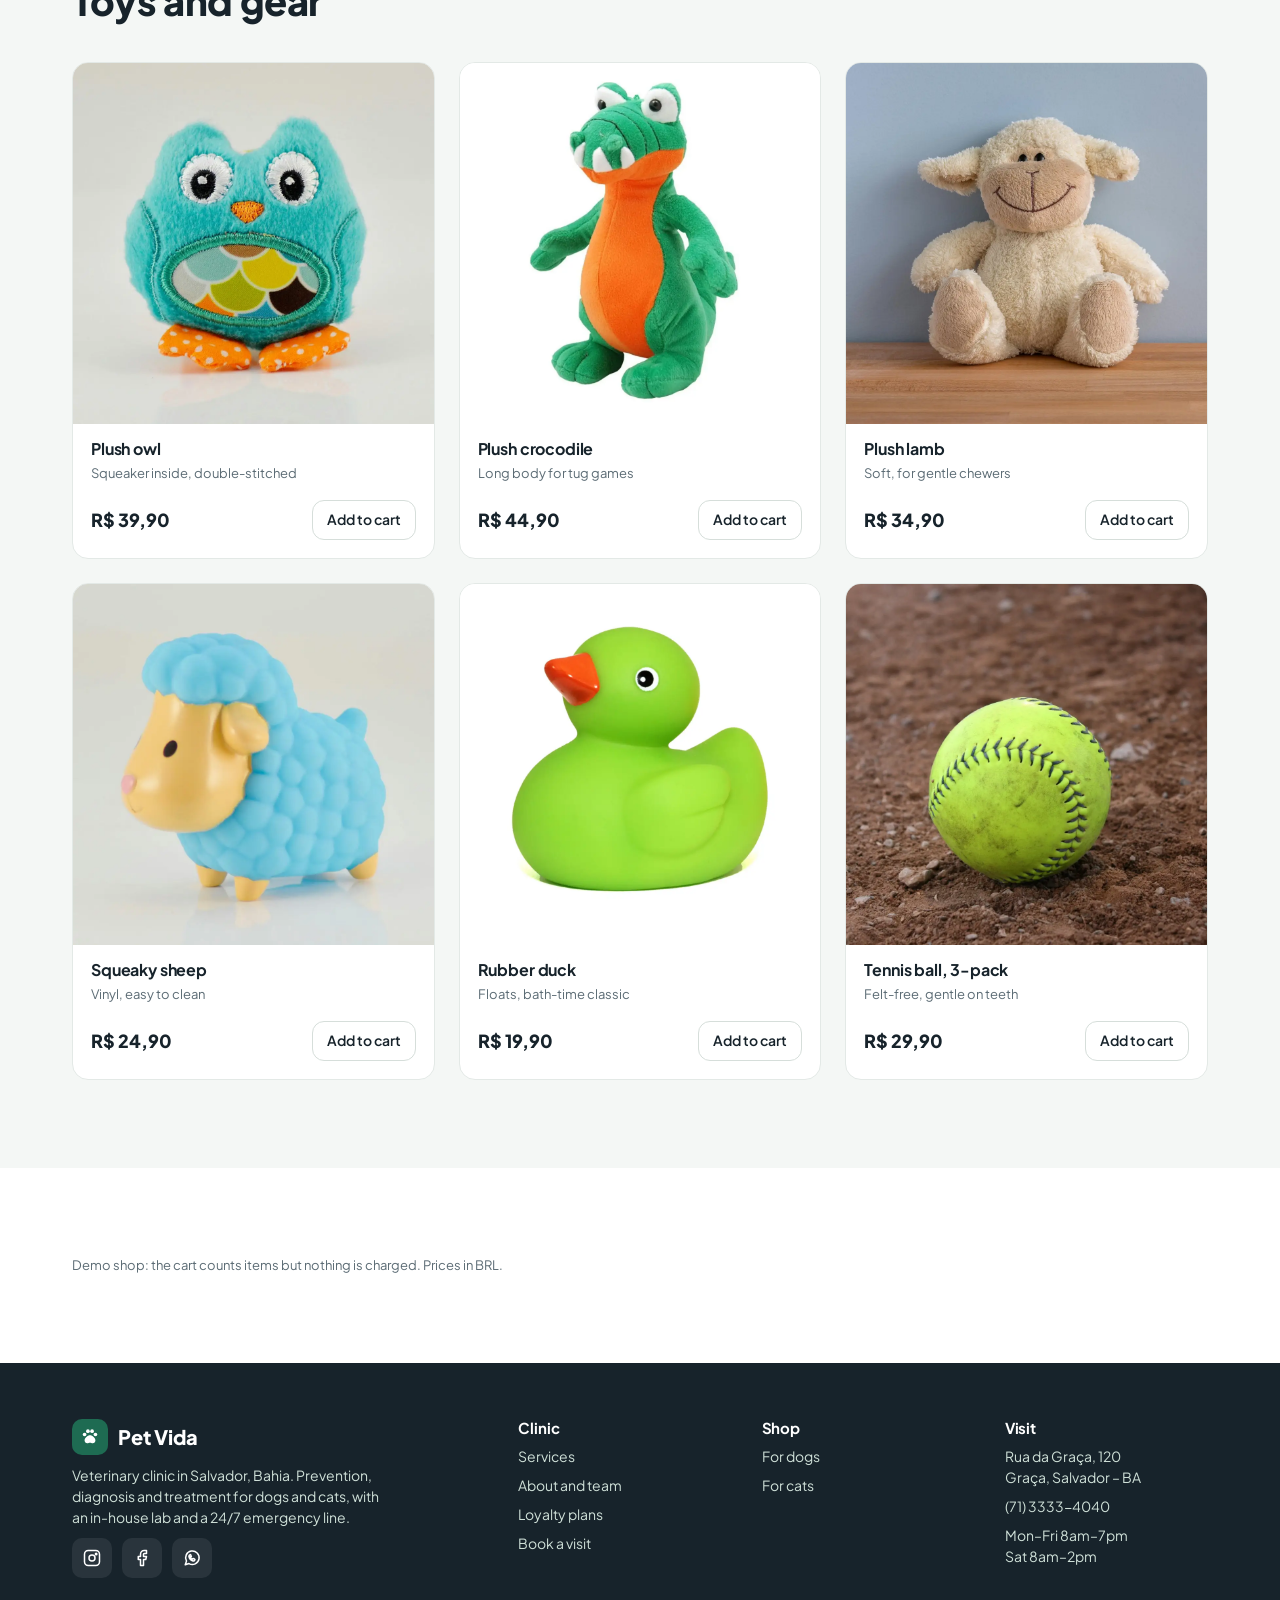
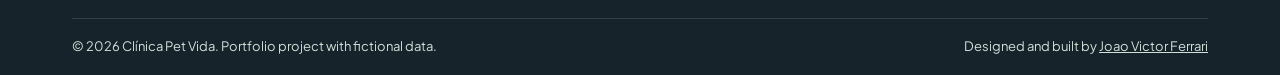
<file: page-dogs/index.html>
<!DOCTYPE html>
<html lang="en">
<head>
  <meta charset="UTF-8">
  <meta name="viewport" content="width=device-width, initial-scale=1">
  <title>Shop for dogs · Pet Vida</title>
  <meta name="description" content="Dog food, chews and toys recommended by Pet Vida's veterinarians.">
  <link rel="canonical" href="https://joaoferrari12.github.io/petvida-website/page-dogs/">
  <meta name="theme-color" content="#1e6b52">
  <meta property="og:type" content="website">
  <meta property="og:title" content="Shop for dogs · Pet Vida">
  <meta property="og:description" content="Dog food, chews and toys recommended by Pet Vida's veterinarians.">
  <meta property="og:image" content="https://joaoferrari12.github.io/petvida-website/assets/images/about1.webp">
  <meta property="og:url" content="https://joaoferrari12.github.io/petvida-website/page-dogs/">
  <link rel="icon" href="../assets/images/favicon.svg" type="image/svg+xml">
  <link rel="preconnect" href="https://fonts.googleapis.com">
  <link rel="preconnect" href="https://fonts.gstatic.com" crossorigin>
  <link href="https://fonts.googleapis.com/css2?family=Plus+Jakarta+Sans:wght@400;500;600;700;800&display=swap" rel="stylesheet">
  <link rel="stylesheet" href="../assets/styles/style.css">
</head>
<body>
<a class="skip-link" href="#main">Skip to content</a>
<header class="site-header">
  <div class="wrap">
    <a class="brand" href="../index.html" aria-label="Pet Vida home"><span class="brand-mark"><svg aria-hidden="true" width="20" height="20" viewBox="0 0 24 24" fill="#fff"><circle cx="5.5" cy="9" r="2.2"/><circle cx="9.5" cy="5" r="2.2"/><circle cx="14.5" cy="5" r="2.2"/><circle cx="18.5" cy="9" r="2.2"/><path d="M12 10c-3 0-6.5 3.2-6.5 6.3 0 1.9 1.4 3.2 3.2 3.2 1.3 0 2.1-.6 3.3-.6s2 .6 3.3.6c1.8 0 3.2-1.3 3.2-3.2C18.5 13.2 15 10 12 10z"/></svg></span>Pet Vida</a>
    <nav class="nav" id="site-nav" aria-label="Main">
      <ul><li><a href="../page-services/">Services</a></li><li><a href="../page-about/">About</a></li><li><a href="../page-dogs/" aria-current="page">Dogs</a></li><li><a href="../page-cats/">Cats</a></li><li><a href="../page-partners/">Plans</a></li><li><a href="../page-contact/">Contact</a></li></ul>
    </nav>
    <div class="header-actions">
      <a class="btn btn-primary nav-cta" href="../page-contact/">Book a visit</a>
      <button class="btn btn-ghost menu-btn" type="button" aria-expanded="false" aria-controls="site-nav" aria-label="Open menu"><svg aria-hidden="true" width="22" height="22" viewBox="0 0 24 24" fill="none" stroke="currentColor" stroke-width="2" stroke-linecap="round"><path d="M4 7h16M4 12h16M4 17h16"/></svg></button>
    </div>
  </div>
</header>
<main id="main">

<section class="page-hero"><div class="wrap"><span class="eyebrow">Shop</span><h1>For dogs</h1><p class="lead">Food and toys our vets actually recommend, from puppies to seniors.</p><div><span class="cart-pill btn btn-ghost btn-sm" hidden><svg aria-hidden="true" width="18" height="18" viewBox="0 0 24 24" fill="none" stroke="currentColor" stroke-width="2" stroke-linecap="round" stroke-linejoin="round"><circle cx="9" cy="21" r="1"/><circle cx="20" cy="21" r="1"/><path d="M1 1h4l2.7 13.4a2 2 0 0 0 2 1.6h9.7a2 2 0 0 0 2-1.6L23 6H6"/></svg> Cart <span class="cart-count">0</span></span><span id="cart-live" class="visually-hidden" aria-live="polite"></span></div></div></section>
<section class="sec" style="padding-top:24px" aria-labelledby="food-title"><div class="wrap"><div class="sec-head"><h2 id="food-title">Food</h2></div><ul class="grid grid-3"><li class="card product"><img src="../assets/images/dog7.webp" alt="" width="1024" height="1024" loading="lazy"><div class="product-body"><h3>Royal Vida Adult 15 kg</h3><span class="muted">Chicken and rice, medium breeds</span><div class="product-row"><span class="price">R$ 289,90</span><button class="btn btn-ghost btn-sm" type="button" data-add-to-cart="Royal Vida Adult 15 kg">Add to cart</button></div></div></li><li class="card product"><img src="../assets/images/dog2.webp" alt="" width="1024" height="1024" loading="lazy"><div class="product-body"><h3>Royal Vida Puppy 10 kg</h3><span class="muted">Growth formula, DHA</span><div class="product-row"><span class="price">R$ 219,90</span><button class="btn btn-ghost btn-sm" type="button" data-add-to-cart="Royal Vida Puppy 10 kg">Add to cart</button></div></div></li><li class="card product"><img src="../assets/images/dog4.webp" alt="" width="1024" height="1024" loading="lazy"><div class="product-body"><h3>Vida Light 12 kg</h3><span class="muted">Weight control, L-carnitine</span><div class="product-row"><span class="price">R$ 249,90</span><button class="btn btn-ghost btn-sm" type="button" data-add-to-cart="Vida Light 12 kg">Add to cart</button></div></div></li><li class="card product"><img src="../assets/images/dog1.webp" alt="" width="1024" height="1024" loading="lazy"><div class="product-body"><h3>Vida Senior 10 kg</h3><span class="muted">Joint support, 7+ years</span><div class="product-row"><span class="price">R$ 239,90</span><button class="btn btn-ghost btn-sm" type="button" data-add-to-cart="Vida Senior 10 kg">Add to cart</button></div></div></li><li class="card product"><img src="../assets/images/dog5.webp" alt="" width="1024" height="1024" loading="lazy"><div class="product-body"><h3>Vida Grain-Free 10 kg</h3><span class="muted">Lamb and sweet potato</span><div class="product-row"><span class="price">R$ 299,90</span><button class="btn btn-ghost btn-sm" type="button" data-add-to-cart="Vida Grain-Free 10 kg">Add to cart</button></div></div></li><li class="card product"><img src="../assets/images/dog6.webp" alt="" width="1024" height="1024" loading="lazy"><div class="product-body"><h3>Vida Mini 3 kg</h3><span class="muted">Small breeds, small kibble</span><div class="product-row"><span class="price">R$ 89,90</span><button class="btn btn-ghost btn-sm" type="button" data-add-to-cart="Vida Mini 3 kg">Add to cart</button></div></div></li></ul></div></section>
<section class="sec sec-soft" aria-labelledby="toys-title"><div class="wrap"><div class="sec-head"><h2 id="toys-title">Toys and gear</h2></div><ul class="grid grid-3"><li class="card product"><img src="../assets/images/toy4.webp" alt="" width="1024" height="1024" loading="lazy"><div class="product-body"><h3>Plush owl</h3><span class="muted">Squeaker inside, double-stitched</span><div class="product-row"><span class="price">R$ 39,90</span><button class="btn btn-ghost btn-sm" type="button" data-add-to-cart="Plush owl">Add to cart</button></div></div></li><li class="card product"><img src="../assets/images/toy1.webp" alt="" width="1024" height="1024" loading="lazy"><div class="product-body"><h3>Plush crocodile</h3><span class="muted">Long body for tug games</span><div class="product-row"><span class="price">R$ 44,90</span><button class="btn btn-ghost btn-sm" type="button" data-add-to-cart="Plush crocodile">Add to cart</button></div></div></li><li class="card product"><img src="../assets/images/toy2.webp" alt="" width="1024" height="1024" loading="lazy"><div class="product-body"><h3>Plush lamb</h3><span class="muted">Soft, for gentle chewers</span><div class="product-row"><span class="price">R$ 34,90</span><button class="btn btn-ghost btn-sm" type="button" data-add-to-cart="Plush lamb">Add to cart</button></div></div></li><li class="card product"><img src="../assets/images/toy3.webp" alt="" width="1024" height="1024" loading="lazy"><div class="product-body"><h3>Squeaky sheep</h3><span class="muted">Vinyl, easy to clean</span><div class="product-row"><span class="price">R$ 24,90</span><button class="btn btn-ghost btn-sm" type="button" data-add-to-cart="Squeaky sheep">Add to cart</button></div></div></li><li class="card product"><img src="../assets/images/toy5.webp" alt="" width="1024" height="1024" loading="lazy"><div class="product-body"><h3>Rubber duck</h3><span class="muted">Floats, bath-time classic</span><div class="product-row"><span class="price">R$ 19,90</span><button class="btn btn-ghost btn-sm" type="button" data-add-to-cart="Rubber duck">Add to cart</button></div></div></li><li class="card product"><img src="../assets/images/toy6.webp" alt="" width="1024" height="1024" loading="lazy"><div class="product-body"><h3>Tennis ball, 3-pack</h3><span class="muted">Felt-free, gentle on teeth</span><div class="product-row"><span class="price">R$ 29,90</span><button class="btn btn-ghost btn-sm" type="button" data-add-to-cart="Tennis ball, 3-pack">Add to cart</button></div></div></li></ul></div></section>
<section class="sec"><div class="wrap"><p class="form-note">Demo shop: the cart counts items but nothing is charged. Prices in BRL.</p></div></section>
</main>
<footer class="site-footer">
  <div class="wrap">
    <div class="footer-grid">
      <div class="footer-brand">
        <a class="brand" href="../index.html"><span class="brand-mark"><svg aria-hidden="true" width="20" height="20" viewBox="0 0 24 24" fill="#fff"><circle cx="5.5" cy="9" r="2.2"/><circle cx="9.5" cy="5" r="2.2"/><circle cx="14.5" cy="5" r="2.2"/><circle cx="18.5" cy="9" r="2.2"/><path d="M12 10c-3 0-6.5 3.2-6.5 6.3 0 1.9 1.4 3.2 3.2 3.2 1.3 0 2.1-.6 3.3-.6s2 .6 3.3.6c1.8 0 3.2-1.3 3.2-3.2C18.5 13.2 15 10 12 10z"/></svg></span>Pet Vida</a>
        <p>Veterinary clinic in Salvador, Bahia. Prevention, diagnosis and treatment for dogs and cats, with an in-house lab and a 24/7 emergency line.</p>
        <div class="social">
          <a href="https://www.instagram.com/" aria-label="Pet Vida on Instagram"><svg aria-hidden="true" width="18" height="18" viewBox="0 0 24 24" fill="none" stroke="currentColor" stroke-width="2" stroke-linecap="round" stroke-linejoin="round"><rect x="2" y="2" width="20" height="20" rx="5"/><circle cx="12" cy="12" r="4"/><circle cx="17.5" cy="6.5" r="1" fill="currentColor"/></svg></a>
          <a href="https://www.facebook.com/" aria-label="Pet Vida on Facebook"><svg aria-hidden="true" width="18" height="18" viewBox="0 0 24 24" fill="none" stroke="currentColor" stroke-width="2" stroke-linecap="round" stroke-linejoin="round"><path d="M18 2h-3a5 5 0 0 0-5 5v3H7v4h3v8h4v-8h3l1-4h-4V7a1 1 0 0 1 1-1h3z"/></svg></a>
          <a href="https://wa.me/5571999994040" aria-label="Pet Vida on WhatsApp"><svg aria-hidden="true" width="18" height="18" viewBox="0 0 24 24" fill="none" stroke="currentColor" stroke-width="2" stroke-linecap="round" stroke-linejoin="round"><path d="M3 21l1.7-4.9A9 9 0 1 1 8 19.4z"/><path d="M9 10c.3 1.5 1.5 3 3 3.8l1-1c.3-.3.7-.3 1-.1l1.5.8c.4.2.5.6.3 1-.4.9-1.4 1.6-2.4 1.4A8 8 0 0 1 7.9 10c-.1-1 .5-2 1.4-2.4.4-.2.8 0 1 .3l.8 1.5c.2.3.1.7-.1 1z"/></svg></a>
        </div>
      </div>
      <div><h3>Clinic</h3><ul><li><a href="../page-services/">Services</a></li><li><a href="../page-about/">About and team</a></li><li><a href="../page-partners/">Loyalty plans</a></li><li><a href="../page-contact/">Book a visit</a></li></ul></div>
      <div><h3>Shop</h3><ul><li><a href="../page-dogs/">For dogs</a></li><li><a href="../page-cats/">For cats</a></li></ul></div>
      <div><h3>Visit</h3><ul><li>Rua da Graça, 120<br>Graça, Salvador – BA</li><li><a href="tel:+557133334040">(71) 3333-4040</a></li><li>Mon–Fri 8am–7pm<br>Sat 8am–2pm</li></ul></div>
    </div>
    <div class="footer-bottom">
      <span>© 2026 Clínica Pet Vida. Portfolio project with fictional data.</span>
      <span>Designed and built by <a href="https://github.com/joaoferrari12">Joao Victor Ferrari</a></span>
    </div>
  </div>
</footer>
<script src="../assets/scripts/main.js"></script>
</body>
</html>
</file>
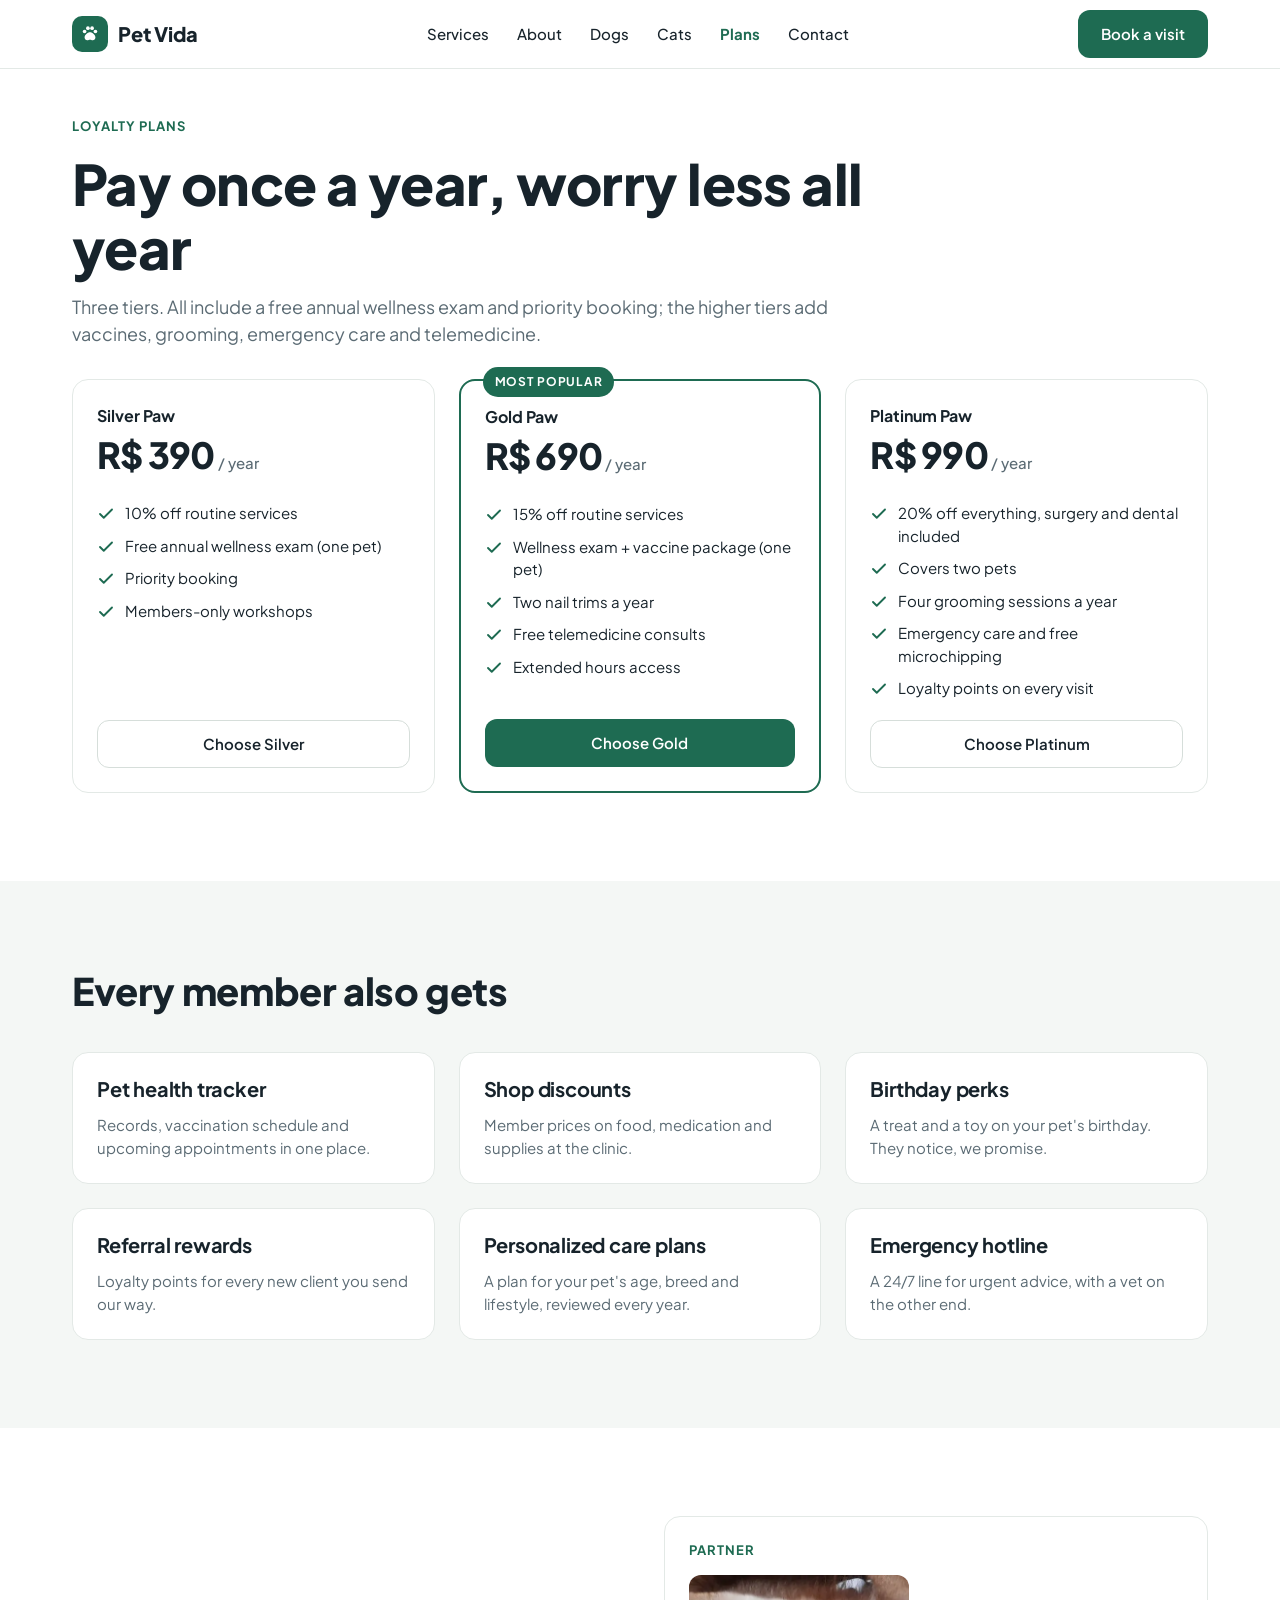
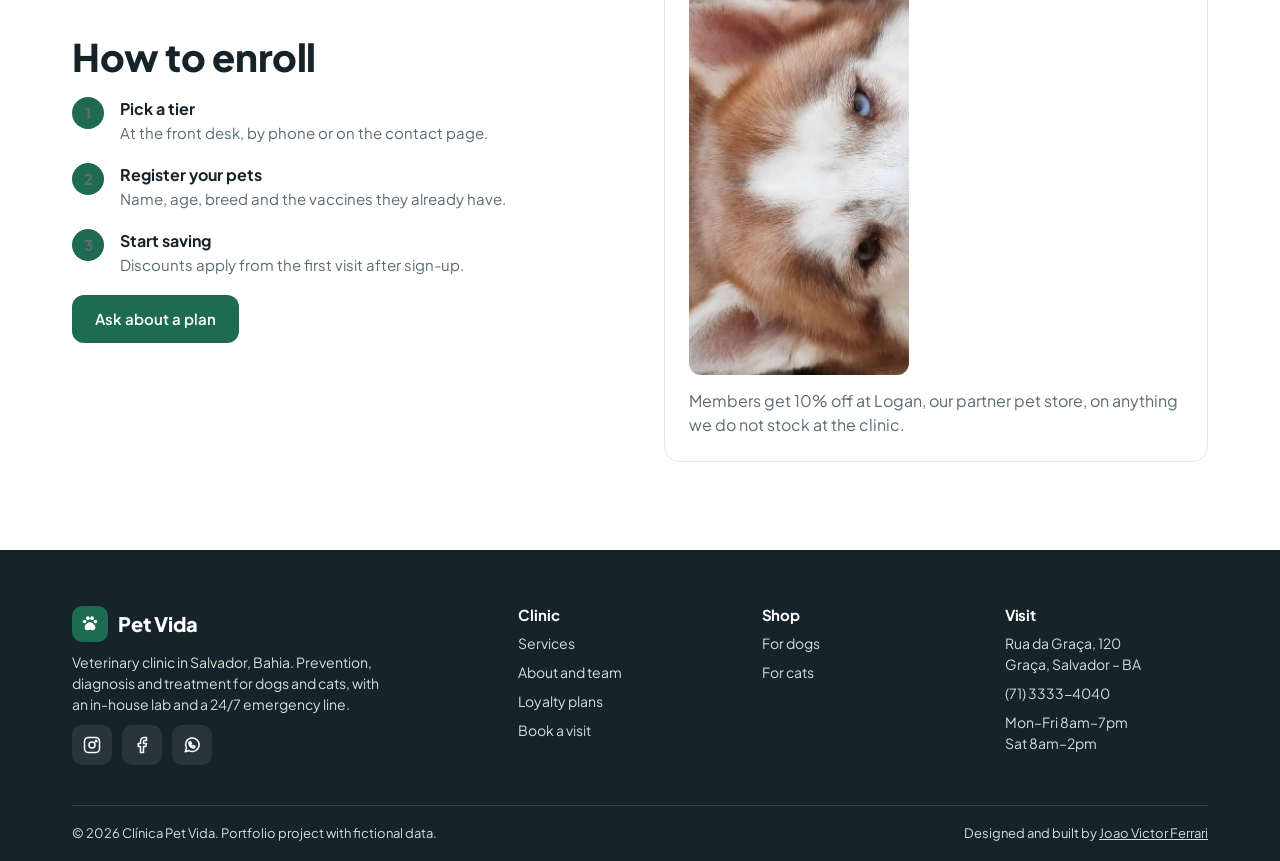
<file: page-partners/index.html>
<!DOCTYPE html>
<html lang="en">
<head>
  <meta charset="UTF-8">
  <meta name="viewport" content="width=device-width, initial-scale=1">
  <title>Loyalty plans · Pet Vida</title>
  <meta name="description" content="Silver, Gold and Platinum Paw plans: discounts, a free annual wellness exam and priority booking at Pet Vida.">
  <link rel="canonical" href="https://joaoferrari12.github.io/petvida-website/page-partners/">
  <meta name="theme-color" content="#1e6b52">
  <meta property="og:type" content="website">
  <meta property="og:title" content="Loyalty plans · Pet Vida">
  <meta property="og:description" content="Silver, Gold and Platinum Paw plans: discounts, a free annual wellness exam and priority booking at Pet Vida.">
  <meta property="og:image" content="https://joaoferrari12.github.io/petvida-website/assets/images/about1.webp">
  <meta property="og:url" content="https://joaoferrari12.github.io/petvida-website/page-partners/">
  <link rel="icon" href="../assets/images/favicon.svg" type="image/svg+xml">
  <link rel="preconnect" href="https://fonts.googleapis.com">
  <link rel="preconnect" href="https://fonts.gstatic.com" crossorigin>
  <link href="https://fonts.googleapis.com/css2?family=Plus+Jakarta+Sans:wght@400;500;600;700;800&display=swap" rel="stylesheet">
  <link rel="stylesheet" href="../assets/styles/style.css">
</head>
<body>
<a class="skip-link" href="#main">Skip to content</a>
<header class="site-header">
  <div class="wrap">
    <a class="brand" href="../index.html" aria-label="Pet Vida home"><span class="brand-mark"><svg aria-hidden="true" width="20" height="20" viewBox="0 0 24 24" fill="#fff"><circle cx="5.5" cy="9" r="2.2"/><circle cx="9.5" cy="5" r="2.2"/><circle cx="14.5" cy="5" r="2.2"/><circle cx="18.5" cy="9" r="2.2"/><path d="M12 10c-3 0-6.5 3.2-6.5 6.3 0 1.9 1.4 3.2 3.2 3.2 1.3 0 2.1-.6 3.3-.6s2 .6 3.3.6c1.8 0 3.2-1.3 3.2-3.2C18.5 13.2 15 10 12 10z"/></svg></span>Pet Vida</a>
    <nav class="nav" id="site-nav" aria-label="Main">
      <ul><li><a href="../page-services/">Services</a></li><li><a href="../page-about/">About</a></li><li><a href="../page-dogs/">Dogs</a></li><li><a href="../page-cats/">Cats</a></li><li><a href="../page-partners/" aria-current="page">Plans</a></li><li><a href="../page-contact/">Contact</a></li></ul>
    </nav>
    <div class="header-actions">
      <a class="btn btn-primary nav-cta" href="../page-contact/">Book a visit</a>
      <button class="btn btn-ghost menu-btn" type="button" aria-expanded="false" aria-controls="site-nav" aria-label="Open menu"><svg aria-hidden="true" width="22" height="22" viewBox="0 0 24 24" fill="none" stroke="currentColor" stroke-width="2" stroke-linecap="round"><path d="M4 7h16M4 12h16M4 17h16"/></svg></button>
    </div>
  </div>
</header>
<main id="main">

<section class="page-hero"><div class="wrap"><span class="eyebrow">Loyalty plans</span><h1>Pay once a year, worry less all year</h1><p class="lead">Three tiers. All include a free annual wellness exam and priority booking; the higher tiers add vaccines, grooming, emergency care and telemedicine.</p></div></section>
<section class="sec" style="padding-top:24px"><div class="wrap"><ul class="grid grid-3"><li class="card plan"><div><span class="plan-name">Silver Paw</span><div class="plan-price">R$ 390<small> / year</small></div></div><ul><li><svg aria-hidden="true" width="18" height="18" viewBox="0 0 24 24" fill="none" stroke="#1e6b52" stroke-width="2.5" stroke-linecap="round" stroke-linejoin="round"><path d="M20 6 9 17l-5-5"/></svg><span>10% off routine services</span></li><li><svg aria-hidden="true" width="18" height="18" viewBox="0 0 24 24" fill="none" stroke="#1e6b52" stroke-width="2.5" stroke-linecap="round" stroke-linejoin="round"><path d="M20 6 9 17l-5-5"/></svg><span>Free annual wellness exam (one pet)</span></li><li><svg aria-hidden="true" width="18" height="18" viewBox="0 0 24 24" fill="none" stroke="#1e6b52" stroke-width="2.5" stroke-linecap="round" stroke-linejoin="round"><path d="M20 6 9 17l-5-5"/></svg><span>Priority booking</span></li><li><svg aria-hidden="true" width="18" height="18" viewBox="0 0 24 24" fill="none" stroke="#1e6b52" stroke-width="2.5" stroke-linecap="round" stroke-linejoin="round"><path d="M20 6 9 17l-5-5"/></svg><span>Members-only workshops</span></li></ul><a class="btn btn-ghost" href="../page-contact/">Choose Silver</a></li><li class="card plan is-featured"><span class="plan-badge">Most popular</span><div><span class="plan-name">Gold Paw</span><div class="plan-price">R$ 690<small> / year</small></div></div><ul><li><svg aria-hidden="true" width="18" height="18" viewBox="0 0 24 24" fill="none" stroke="#1e6b52" stroke-width="2.5" stroke-linecap="round" stroke-linejoin="round"><path d="M20 6 9 17l-5-5"/></svg><span>15% off routine services</span></li><li><svg aria-hidden="true" width="18" height="18" viewBox="0 0 24 24" fill="none" stroke="#1e6b52" stroke-width="2.5" stroke-linecap="round" stroke-linejoin="round"><path d="M20 6 9 17l-5-5"/></svg><span>Wellness exam + vaccine package (one pet)</span></li><li><svg aria-hidden="true" width="18" height="18" viewBox="0 0 24 24" fill="none" stroke="#1e6b52" stroke-width="2.5" stroke-linecap="round" stroke-linejoin="round"><path d="M20 6 9 17l-5-5"/></svg><span>Two nail trims a year</span></li><li><svg aria-hidden="true" width="18" height="18" viewBox="0 0 24 24" fill="none" stroke="#1e6b52" stroke-width="2.5" stroke-linecap="round" stroke-linejoin="round"><path d="M20 6 9 17l-5-5"/></svg><span>Free telemedicine consults</span></li><li><svg aria-hidden="true" width="18" height="18" viewBox="0 0 24 24" fill="none" stroke="#1e6b52" stroke-width="2.5" stroke-linecap="round" stroke-linejoin="round"><path d="M20 6 9 17l-5-5"/></svg><span>Extended hours access</span></li></ul><a class="btn btn-primary" href="../page-contact/">Choose Gold</a></li><li class="card plan"><div><span class="plan-name">Platinum Paw</span><div class="plan-price">R$ 990<small> / year</small></div></div><ul><li><svg aria-hidden="true" width="18" height="18" viewBox="0 0 24 24" fill="none" stroke="#1e6b52" stroke-width="2.5" stroke-linecap="round" stroke-linejoin="round"><path d="M20 6 9 17l-5-5"/></svg><span>20% off everything, surgery and dental included</span></li><li><svg aria-hidden="true" width="18" height="18" viewBox="0 0 24 24" fill="none" stroke="#1e6b52" stroke-width="2.5" stroke-linecap="round" stroke-linejoin="round"><path d="M20 6 9 17l-5-5"/></svg><span>Covers two pets</span></li><li><svg aria-hidden="true" width="18" height="18" viewBox="0 0 24 24" fill="none" stroke="#1e6b52" stroke-width="2.5" stroke-linecap="round" stroke-linejoin="round"><path d="M20 6 9 17l-5-5"/></svg><span>Four grooming sessions a year</span></li><li><svg aria-hidden="true" width="18" height="18" viewBox="0 0 24 24" fill="none" stroke="#1e6b52" stroke-width="2.5" stroke-linecap="round" stroke-linejoin="round"><path d="M20 6 9 17l-5-5"/></svg><span>Emergency care and free microchipping</span></li><li><svg aria-hidden="true" width="18" height="18" viewBox="0 0 24 24" fill="none" stroke="#1e6b52" stroke-width="2.5" stroke-linecap="round" stroke-linejoin="round"><path d="M20 6 9 17l-5-5"/></svg><span>Loyalty points on every visit</span></li></ul><a class="btn btn-ghost" href="../page-contact/">Choose Platinum</a></li></ul></div></section>
<section class="sec sec-soft" aria-labelledby="extra-title"><div class="wrap">
  <div class="sec-head"><h2 id="extra-title">Every member also gets</h2></div>
  <ul class="grid grid-3">
    <li class="card service-card"><h3>Pet health tracker</h3><p>Records, vaccination schedule and upcoming appointments in one place.</p></li>
    <li class="card service-card"><h3>Shop discounts</h3><p>Member prices on food, medication and supplies at the clinic.</p></li>
    <li class="card service-card"><h3>Birthday perks</h3><p>A treat and a toy on your pet's birthday. They notice, we promise.</p></li>
    <li class="card service-card"><h3>Referral rewards</h3><p>Loyalty points for every new client you send our way.</p></li>
    <li class="card service-card"><h3>Personalized care plans</h3><p>A plan for your pet's age, breed and lifestyle, reviewed every year.</p></li>
    <li class="card service-card"><h3>Emergency hotline</h3><p>A 24/7 line for urgent advice, with a vet on the other end.</p></li>
  </ul>
</div></section>
<section class="sec" aria-labelledby="enroll-title"><div class="wrap about">
  <div class="about-copy">
    <h2 id="enroll-title">How to enroll</h2>
    <div class="steps">
      <div class="step"><span class="step-num">1</span><div><strong>Pick a tier</strong><span>At the front desk, by phone or on the contact page.</span></div></div>
      <div class="step"><span class="step-num">2</span><div><strong>Register your pets</strong><span>Name, age, breed and the vaccines they already have.</span></div></div>
      <div class="step"><span class="step-num">3</span><div><strong>Start saving</strong><span>Discounts apply from the first visit after sign-up.</span></div></div>
    </div>
    <a class="btn btn-primary" href="../page-contact/" style="align-self:flex-start">Ask about a plan</a>
  </div>
  <div class="card" style="display:flex;flex-direction:column;gap:14px;align-items:flex-start">
    <span class="eyebrow">Partner</span>
    <img src="../assets/images/logan.webp" alt="Logan, partner pet store logo" width="320" loading="lazy" style="max-width:220px;border-radius:12px">
    <p class="muted">Members get 10% off at Logan, our partner pet store, on anything we do not stock at the clinic.</p>
  </div>
</div></section>
</main>
<footer class="site-footer">
  <div class="wrap">
    <div class="footer-grid">
      <div class="footer-brand">
        <a class="brand" href="../index.html"><span class="brand-mark"><svg aria-hidden="true" width="20" height="20" viewBox="0 0 24 24" fill="#fff"><circle cx="5.5" cy="9" r="2.2"/><circle cx="9.5" cy="5" r="2.2"/><circle cx="14.5" cy="5" r="2.2"/><circle cx="18.5" cy="9" r="2.2"/><path d="M12 10c-3 0-6.5 3.2-6.5 6.3 0 1.9 1.4 3.2 3.2 3.2 1.3 0 2.1-.6 3.3-.6s2 .6 3.3.6c1.8 0 3.2-1.3 3.2-3.2C18.5 13.2 15 10 12 10z"/></svg></span>Pet Vida</a>
        <p>Veterinary clinic in Salvador, Bahia. Prevention, diagnosis and treatment for dogs and cats, with an in-house lab and a 24/7 emergency line.</p>
        <div class="social">
          <a href="https://www.instagram.com/" aria-label="Pet Vida on Instagram"><svg aria-hidden="true" width="18" height="18" viewBox="0 0 24 24" fill="none" stroke="currentColor" stroke-width="2" stroke-linecap="round" stroke-linejoin="round"><rect x="2" y="2" width="20" height="20" rx="5"/><circle cx="12" cy="12" r="4"/><circle cx="17.5" cy="6.5" r="1" fill="currentColor"/></svg></a>
          <a href="https://www.facebook.com/" aria-label="Pet Vida on Facebook"><svg aria-hidden="true" width="18" height="18" viewBox="0 0 24 24" fill="none" stroke="currentColor" stroke-width="2" stroke-linecap="round" stroke-linejoin="round"><path d="M18 2h-3a5 5 0 0 0-5 5v3H7v4h3v8h4v-8h3l1-4h-4V7a1 1 0 0 1 1-1h3z"/></svg></a>
          <a href="https://wa.me/5571999994040" aria-label="Pet Vida on WhatsApp"><svg aria-hidden="true" width="18" height="18" viewBox="0 0 24 24" fill="none" stroke="currentColor" stroke-width="2" stroke-linecap="round" stroke-linejoin="round"><path d="M3 21l1.7-4.9A9 9 0 1 1 8 19.4z"/><path d="M9 10c.3 1.5 1.5 3 3 3.8l1-1c.3-.3.7-.3 1-.1l1.5.8c.4.2.5.6.3 1-.4.9-1.4 1.6-2.4 1.4A8 8 0 0 1 7.9 10c-.1-1 .5-2 1.4-2.4.4-.2.8 0 1 .3l.8 1.5c.2.3.1.7-.1 1z"/></svg></a>
        </div>
      </div>
      <div><h3>Clinic</h3><ul><li><a href="../page-services/">Services</a></li><li><a href="../page-about/">About and team</a></li><li><a href="../page-partners/">Loyalty plans</a></li><li><a href="../page-contact/">Book a visit</a></li></ul></div>
      <div><h3>Shop</h3><ul><li><a href="../page-dogs/">For dogs</a></li><li><a href="../page-cats/">For cats</a></li></ul></div>
      <div><h3>Visit</h3><ul><li>Rua da Graça, 120<br>Graça, Salvador – BA</li><li><a href="tel:+557133334040">(71) 3333-4040</a></li><li>Mon–Fri 8am–7pm<br>Sat 8am–2pm</li></ul></div>
    </div>
    <div class="footer-bottom">
      <span>© 2026 Clínica Pet Vida. Portfolio project with fictional data.</span>
      <span>Designed and built by <a href="https://github.com/joaoferrari12">Joao Victor Ferrari</a></span>
    </div>
  </div>
</footer>
<script src="../assets/scripts/main.js"></script>
</body>
</html>
</file>
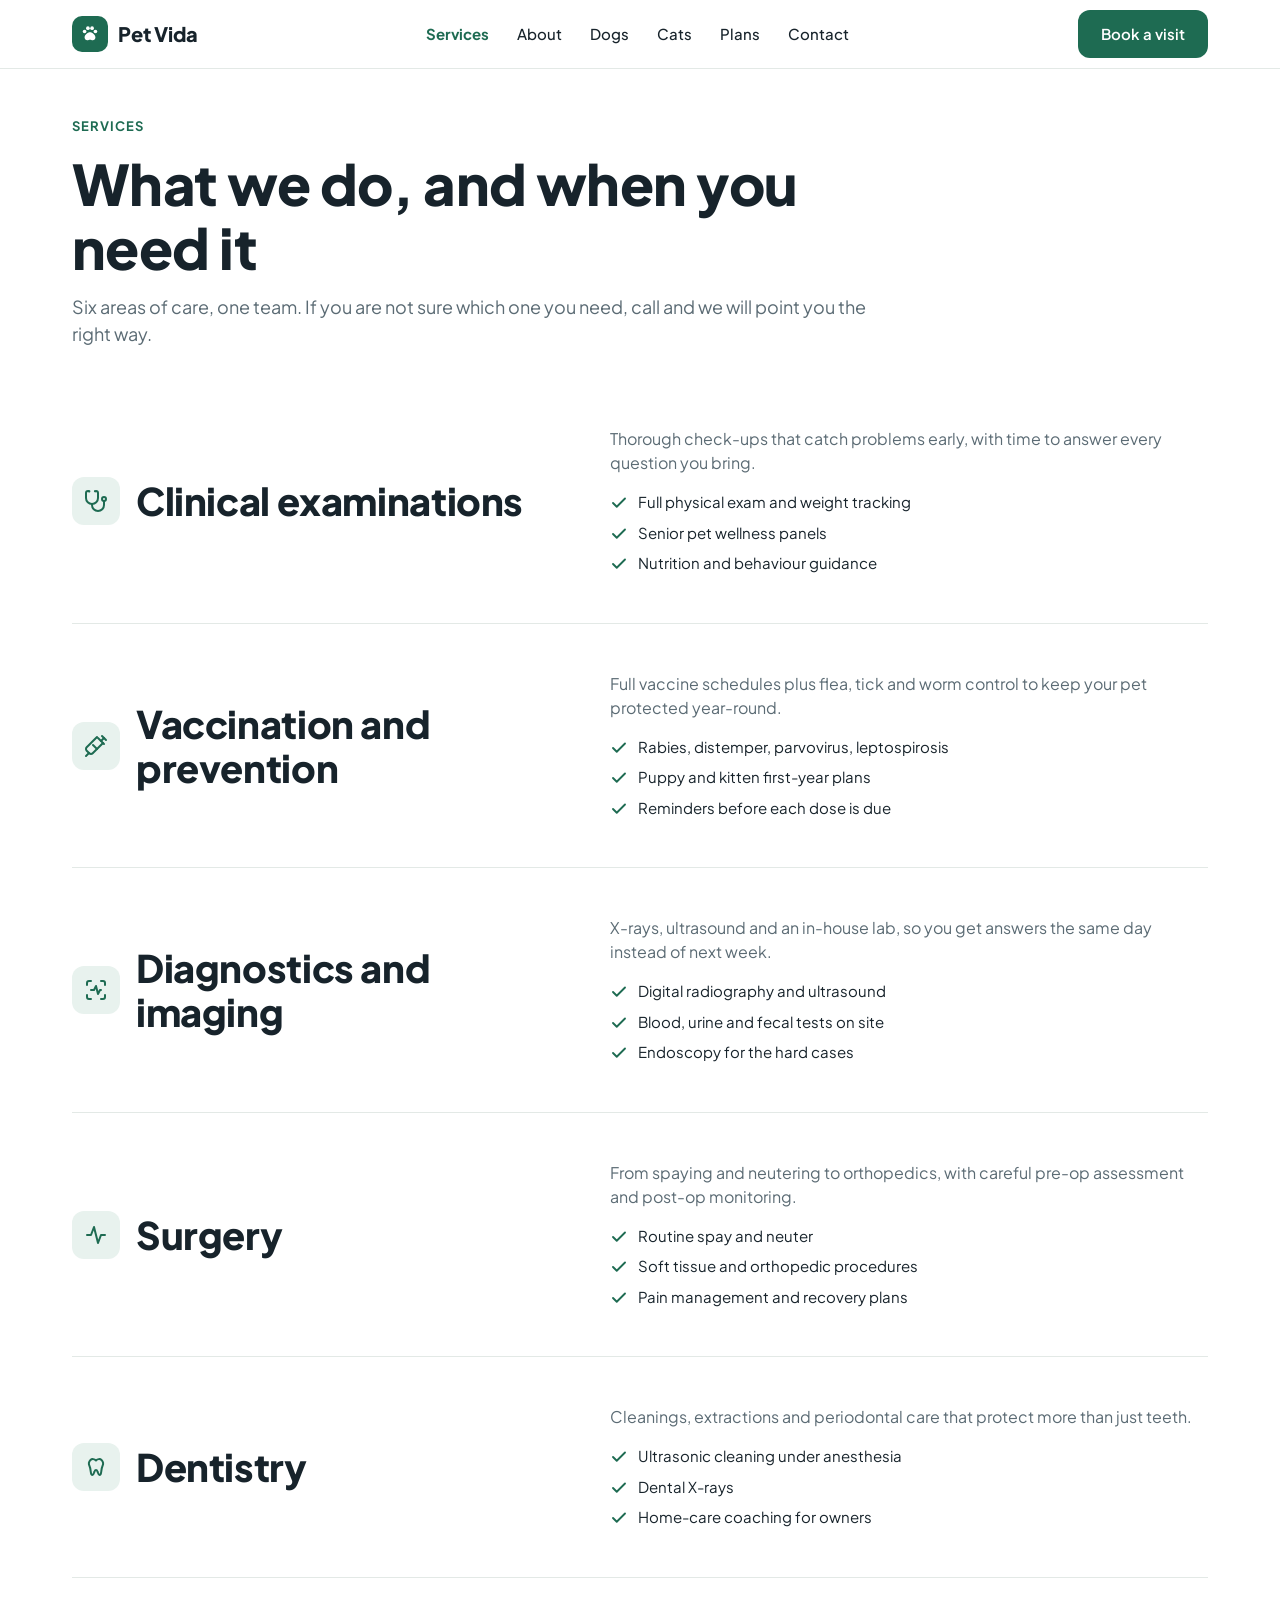
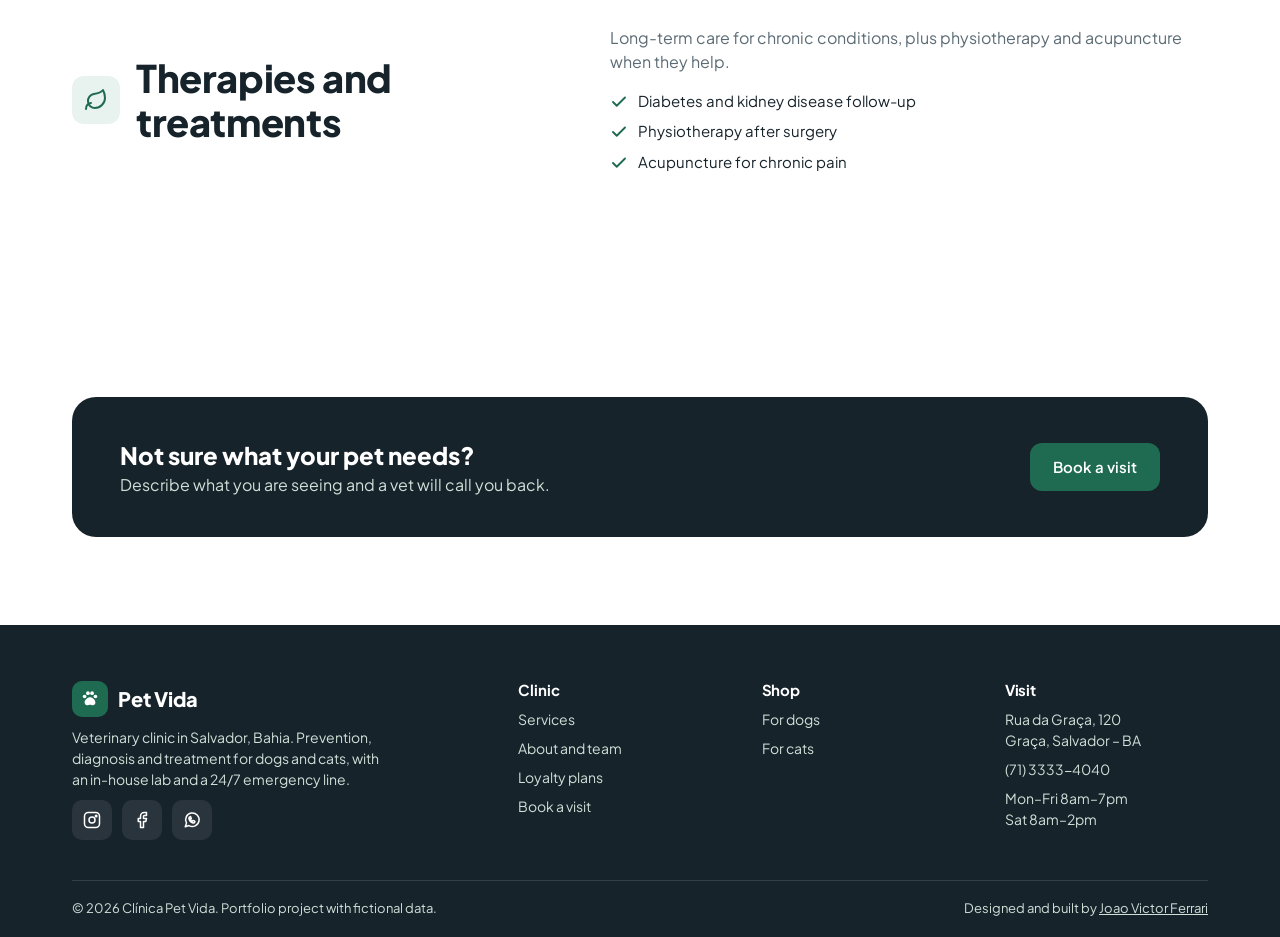
<file: page-services/index.html>
<!DOCTYPE html>
<html lang="en">
<head>
  <meta charset="UTF-8">
  <meta name="viewport" content="width=device-width, initial-scale=1">
  <title>Services · Pet Vida</title>
  <meta name="description" content="Clinical exams, vaccination, diagnostics and imaging, surgery, dentistry and therapies for dogs and cats at Pet Vida, Salvador.">
  <link rel="canonical" href="https://joaoferrari12.github.io/petvida-website/page-services/">
  <meta name="theme-color" content="#1e6b52">
  <meta property="og:type" content="website">
  <meta property="og:title" content="Services · Pet Vida">
  <meta property="og:description" content="Clinical exams, vaccination, diagnostics and imaging, surgery, dentistry and therapies for dogs and cats at Pet Vida, Salvador.">
  <meta property="og:image" content="https://joaoferrari12.github.io/petvida-website/assets/images/about1.webp">
  <meta property="og:url" content="https://joaoferrari12.github.io/petvida-website/page-services/">
  <link rel="icon" href="../assets/images/favicon.svg" type="image/svg+xml">
  <link rel="preconnect" href="https://fonts.googleapis.com">
  <link rel="preconnect" href="https://fonts.gstatic.com" crossorigin>
  <link href="https://fonts.googleapis.com/css2?family=Plus+Jakarta+Sans:wght@400;500;600;700;800&display=swap" rel="stylesheet">
  <link rel="stylesheet" href="../assets/styles/style.css">
</head>
<body>
<a class="skip-link" href="#main">Skip to content</a>
<header class="site-header">
  <div class="wrap">
    <a class="brand" href="../index.html" aria-label="Pet Vida home"><span class="brand-mark"><svg aria-hidden="true" width="20" height="20" viewBox="0 0 24 24" fill="#fff"><circle cx="5.5" cy="9" r="2.2"/><circle cx="9.5" cy="5" r="2.2"/><circle cx="14.5" cy="5" r="2.2"/><circle cx="18.5" cy="9" r="2.2"/><path d="M12 10c-3 0-6.5 3.2-6.5 6.3 0 1.9 1.4 3.2 3.2 3.2 1.3 0 2.1-.6 3.3-.6s2 .6 3.3.6c1.8 0 3.2-1.3 3.2-3.2C18.5 13.2 15 10 12 10z"/></svg></span>Pet Vida</a>
    <nav class="nav" id="site-nav" aria-label="Main">
      <ul><li><a href="../page-services/" aria-current="page">Services</a></li><li><a href="../page-about/">About</a></li><li><a href="../page-dogs/">Dogs</a></li><li><a href="../page-cats/">Cats</a></li><li><a href="../page-partners/">Plans</a></li><li><a href="../page-contact/">Contact</a></li></ul>
    </nav>
    <div class="header-actions">
      <a class="btn btn-primary nav-cta" href="../page-contact/">Book a visit</a>
      <button class="btn btn-ghost menu-btn" type="button" aria-expanded="false" aria-controls="site-nav" aria-label="Open menu"><svg aria-hidden="true" width="22" height="22" viewBox="0 0 24 24" fill="none" stroke="currentColor" stroke-width="2" stroke-linecap="round"><path d="M4 7h16M4 12h16M4 17h16"/></svg></button>
    </div>
  </div>
</header>
<main id="main">

<section class="page-hero"><div class="wrap"><span class="eyebrow">Services</span><h1>What we do, and when you need it</h1><p class="lead">Six areas of care, one team. If you are not sure which one you need, call and we will point you the right way.</p></div></section>
<section class="sec" style="padding-top:24px"><div class="wrap"><article class="detail" id="clinical-examinations"><div class="detail-head"><span class="icon"><svg aria-hidden="true" width="24" height="24" viewBox="0 0 24 24" fill="none" stroke="currentColor" stroke-width="2" stroke-linecap="round" stroke-linejoin="round"><path d="M4.8 2.3A.3.3 0 1 0 5 2H4a2 2 0 0 0-2 2v5a6 6 0 0 0 12 0V4a2 2 0 0 0-2-2h-1a.2.2 0 1 0 .3.3"/><path d="M8 15v1a6 6 0 0 0 6 6 6 6 0 0 0 6-6v-4"/><circle cx="20" cy="10" r="2"/></svg></span><h2>Clinical examinations</h2></div><div class="stack"><p>Thorough check-ups that catch problems early, with time to answer every question you bring.</p><ul><li><svg aria-hidden="true" width="18" height="18" viewBox="0 0 24 24" fill="none" stroke="#1e6b52" stroke-width="2.5" stroke-linecap="round" stroke-linejoin="round"><path d="M20 6 9 17l-5-5"/></svg><span>Full physical exam and weight tracking</span></li><li><svg aria-hidden="true" width="18" height="18" viewBox="0 0 24 24" fill="none" stroke="#1e6b52" stroke-width="2.5" stroke-linecap="round" stroke-linejoin="round"><path d="M20 6 9 17l-5-5"/></svg><span>Senior pet wellness panels</span></li><li><svg aria-hidden="true" width="18" height="18" viewBox="0 0 24 24" fill="none" stroke="#1e6b52" stroke-width="2.5" stroke-linecap="round" stroke-linejoin="round"><path d="M20 6 9 17l-5-5"/></svg><span>Nutrition and behaviour guidance</span></li></ul></div></article><article class="detail" id="vaccination-and-prevention"><div class="detail-head"><span class="icon"><svg aria-hidden="true" width="24" height="24" viewBox="0 0 24 24" fill="none" stroke="currentColor" stroke-width="2" stroke-linecap="round" stroke-linejoin="round"><path d="m18 2 4 4"/><path d="m17 7 3-3"/><path d="M19 9 8.7 19.3a2.4 2.4 0 0 1-3.4 0L2.7 16.7a2.4 2.4 0 0 1 0-3.4L13 3"/><path d="m9 11 4 4"/><path d="m5 19-3 3"/><path d="m14 4 6 6"/></svg></span><h2>Vaccination and prevention</h2></div><div class="stack"><p>Full vaccine schedules plus flea, tick and worm control to keep your pet protected year-round.</p><ul><li><svg aria-hidden="true" width="18" height="18" viewBox="0 0 24 24" fill="none" stroke="#1e6b52" stroke-width="2.5" stroke-linecap="round" stroke-linejoin="round"><path d="M20 6 9 17l-5-5"/></svg><span>Rabies, distemper, parvovirus, leptospirosis</span></li><li><svg aria-hidden="true" width="18" height="18" viewBox="0 0 24 24" fill="none" stroke="#1e6b52" stroke-width="2.5" stroke-linecap="round" stroke-linejoin="round"><path d="M20 6 9 17l-5-5"/></svg><span>Puppy and kitten first-year plans</span></li><li><svg aria-hidden="true" width="18" height="18" viewBox="0 0 24 24" fill="none" stroke="#1e6b52" stroke-width="2.5" stroke-linecap="round" stroke-linejoin="round"><path d="M20 6 9 17l-5-5"/></svg><span>Reminders before each dose is due</span></li></ul></div></article><article class="detail" id="diagnostics-and-imaging"><div class="detail-head"><span class="icon"><svg aria-hidden="true" width="24" height="24" viewBox="0 0 24 24" fill="none" stroke="currentColor" stroke-width="2" stroke-linecap="round" stroke-linejoin="round"><path d="M3 7V5a2 2 0 0 1 2-2h2M17 3h2a2 2 0 0 1 2 2v2M21 17v2a2 2 0 0 1-2 2h-2M7 21H5a2 2 0 0 1-2-2v-2"/><path d="M7 12h3l2-4 2 8 2-4h1"/></svg></span><h2>Diagnostics and imaging</h2></div><div class="stack"><p>X-rays, ultrasound and an in-house lab, so you get answers the same day instead of next week.</p><ul><li><svg aria-hidden="true" width="18" height="18" viewBox="0 0 24 24" fill="none" stroke="#1e6b52" stroke-width="2.5" stroke-linecap="round" stroke-linejoin="round"><path d="M20 6 9 17l-5-5"/></svg><span>Digital radiography and ultrasound</span></li><li><svg aria-hidden="true" width="18" height="18" viewBox="0 0 24 24" fill="none" stroke="#1e6b52" stroke-width="2.5" stroke-linecap="round" stroke-linejoin="round"><path d="M20 6 9 17l-5-5"/></svg><span>Blood, urine and fecal tests on site</span></li><li><svg aria-hidden="true" width="18" height="18" viewBox="0 0 24 24" fill="none" stroke="#1e6b52" stroke-width="2.5" stroke-linecap="round" stroke-linejoin="round"><path d="M20 6 9 17l-5-5"/></svg><span>Endoscopy for the hard cases</span></li></ul></div></article><article class="detail" id="surgery"><div class="detail-head"><span class="icon"><svg aria-hidden="true" width="24" height="24" viewBox="0 0 24 24" fill="none" stroke="currentColor" stroke-width="2" stroke-linecap="round" stroke-linejoin="round"><path d="M3 12h4l3-8 4 16 3-8h4"/></svg></span><h2>Surgery</h2></div><div class="stack"><p>From spaying and neutering to orthopedics, with careful pre-op assessment and post-op monitoring.</p><ul><li><svg aria-hidden="true" width="18" height="18" viewBox="0 0 24 24" fill="none" stroke="#1e6b52" stroke-width="2.5" stroke-linecap="round" stroke-linejoin="round"><path d="M20 6 9 17l-5-5"/></svg><span>Routine spay and neuter</span></li><li><svg aria-hidden="true" width="18" height="18" viewBox="0 0 24 24" fill="none" stroke="#1e6b52" stroke-width="2.5" stroke-linecap="round" stroke-linejoin="round"><path d="M20 6 9 17l-5-5"/></svg><span>Soft tissue and orthopedic procedures</span></li><li><svg aria-hidden="true" width="18" height="18" viewBox="0 0 24 24" fill="none" stroke="#1e6b52" stroke-width="2.5" stroke-linecap="round" stroke-linejoin="round"><path d="M20 6 9 17l-5-5"/></svg><span>Pain management and recovery plans</span></li></ul></div></article><article class="detail" id="dentistry"><div class="detail-head"><span class="icon"><svg aria-hidden="true" width="24" height="24" viewBox="0 0 24 24" fill="none" stroke="currentColor" stroke-width="2" stroke-linecap="round" stroke-linejoin="round"><path d="M12 5.5c-1.5-1.5-4-2-5.5-.5S4.5 9 5.5 11c.8 1.6 1 3.5 1.2 5.3.2 1.7.5 3.7 1.8 3.7 1.2 0 1.5-2.3 2-3.5.3-.8 1-1.5 1.5-1.5s1.2.7 1.5 1.5c.5 1.2.8 3.5 2 3.5 1.3 0 1.6-2 1.8-3.7.2-1.8.4-3.7 1.2-5.3 1-2 .5-4.5-1-6s-4-1-5.5.5z"/></svg></span><h2>Dentistry</h2></div><div class="stack"><p>Cleanings, extractions and periodontal care that protect more than just teeth.</p><ul><li><svg aria-hidden="true" width="18" height="18" viewBox="0 0 24 24" fill="none" stroke="#1e6b52" stroke-width="2.5" stroke-linecap="round" stroke-linejoin="round"><path d="M20 6 9 17l-5-5"/></svg><span>Ultrasonic cleaning under anesthesia</span></li><li><svg aria-hidden="true" width="18" height="18" viewBox="0 0 24 24" fill="none" stroke="#1e6b52" stroke-width="2.5" stroke-linecap="round" stroke-linejoin="round"><path d="M20 6 9 17l-5-5"/></svg><span>Dental X-rays</span></li><li><svg aria-hidden="true" width="18" height="18" viewBox="0 0 24 24" fill="none" stroke="#1e6b52" stroke-width="2.5" stroke-linecap="round" stroke-linejoin="round"><path d="M20 6 9 17l-5-5"/></svg><span>Home-care coaching for owners</span></li></ul></div></article><article class="detail" id="therapies-and-treatments"><div class="detail-head"><span class="icon"><svg aria-hidden="true" width="24" height="24" viewBox="0 0 24 24" fill="none" stroke="currentColor" stroke-width="2" stroke-linecap="round" stroke-linejoin="round"><path d="M11 20A7 7 0 0 1 9.8 6.1C15.5 5 17 4.5 19 2c1 2 2 4.2 2 8 0 5.5-4.8 10-10 10z"/><path d="M2 21c0-3 1.9-5.5 5-6"/></svg></span><h2>Therapies and treatments</h2></div><div class="stack"><p>Long-term care for chronic conditions, plus physiotherapy and acupuncture when they help.</p><ul><li><svg aria-hidden="true" width="18" height="18" viewBox="0 0 24 24" fill="none" stroke="#1e6b52" stroke-width="2.5" stroke-linecap="round" stroke-linejoin="round"><path d="M20 6 9 17l-5-5"/></svg><span>Diabetes and kidney disease follow-up</span></li><li><svg aria-hidden="true" width="18" height="18" viewBox="0 0 24 24" fill="none" stroke="#1e6b52" stroke-width="2.5" stroke-linecap="round" stroke-linejoin="round"><path d="M20 6 9 17l-5-5"/></svg><span>Physiotherapy after surgery</span></li><li><svg aria-hidden="true" width="18" height="18" viewBox="0 0 24 24" fill="none" stroke="#1e6b52" stroke-width="2.5" stroke-linecap="round" stroke-linejoin="round"><path d="M20 6 9 17l-5-5"/></svg><span>Acupuncture for chronic pain</span></li></ul></div></article></div></section>
<section class="sec"><div class="wrap"><div class="cta-band"><div><strong>Not sure what your pet needs?</strong><br><span>Describe what you are seeing and a vet will call you back.</span></div><a class="btn btn-primary" href="../page-contact/">Book a visit</a></div></div></section>
</main>
<footer class="site-footer">
  <div class="wrap">
    <div class="footer-grid">
      <div class="footer-brand">
        <a class="brand" href="../index.html"><span class="brand-mark"><svg aria-hidden="true" width="20" height="20" viewBox="0 0 24 24" fill="#fff"><circle cx="5.5" cy="9" r="2.2"/><circle cx="9.5" cy="5" r="2.2"/><circle cx="14.5" cy="5" r="2.2"/><circle cx="18.5" cy="9" r="2.2"/><path d="M12 10c-3 0-6.5 3.2-6.5 6.3 0 1.9 1.4 3.2 3.2 3.2 1.3 0 2.1-.6 3.3-.6s2 .6 3.3.6c1.8 0 3.2-1.3 3.2-3.2C18.5 13.2 15 10 12 10z"/></svg></span>Pet Vida</a>
        <p>Veterinary clinic in Salvador, Bahia. Prevention, diagnosis and treatment for dogs and cats, with an in-house lab and a 24/7 emergency line.</p>
        <div class="social">
          <a href="https://www.instagram.com/" aria-label="Pet Vida on Instagram"><svg aria-hidden="true" width="18" height="18" viewBox="0 0 24 24" fill="none" stroke="currentColor" stroke-width="2" stroke-linecap="round" stroke-linejoin="round"><rect x="2" y="2" width="20" height="20" rx="5"/><circle cx="12" cy="12" r="4"/><circle cx="17.5" cy="6.5" r="1" fill="currentColor"/></svg></a>
          <a href="https://www.facebook.com/" aria-label="Pet Vida on Facebook"><svg aria-hidden="true" width="18" height="18" viewBox="0 0 24 24" fill="none" stroke="currentColor" stroke-width="2" stroke-linecap="round" stroke-linejoin="round"><path d="M18 2h-3a5 5 0 0 0-5 5v3H7v4h3v8h4v-8h3l1-4h-4V7a1 1 0 0 1 1-1h3z"/></svg></a>
          <a href="https://wa.me/5571999994040" aria-label="Pet Vida on WhatsApp"><svg aria-hidden="true" width="18" height="18" viewBox="0 0 24 24" fill="none" stroke="currentColor" stroke-width="2" stroke-linecap="round" stroke-linejoin="round"><path d="M3 21l1.7-4.9A9 9 0 1 1 8 19.4z"/><path d="M9 10c.3 1.5 1.5 3 3 3.8l1-1c.3-.3.7-.3 1-.1l1.5.8c.4.2.5.6.3 1-.4.9-1.4 1.6-2.4 1.4A8 8 0 0 1 7.9 10c-.1-1 .5-2 1.4-2.4.4-.2.8 0 1 .3l.8 1.5c.2.3.1.7-.1 1z"/></svg></a>
        </div>
      </div>
      <div><h3>Clinic</h3><ul><li><a href="../page-services/">Services</a></li><li><a href="../page-about/">About and team</a></li><li><a href="../page-partners/">Loyalty plans</a></li><li><a href="../page-contact/">Book a visit</a></li></ul></div>
      <div><h3>Shop</h3><ul><li><a href="../page-dogs/">For dogs</a></li><li><a href="../page-cats/">For cats</a></li></ul></div>
      <div><h3>Visit</h3><ul><li>Rua da Graça, 120<br>Graça, Salvador – BA</li><li><a href="tel:+557133334040">(71) 3333-4040</a></li><li>Mon–Fri 8am–7pm<br>Sat 8am–2pm</li></ul></div>
    </div>
    <div class="footer-bottom">
      <span>© 2026 Clínica Pet Vida. Portfolio project with fictional data.</span>
      <span>Designed and built by <a href="https://github.com/joaoferrari12">Joao Victor Ferrari</a></span>
    </div>
  </div>
</footer>
<script src="../assets/scripts/main.js"></script>
</body>
</html>
</file>
<file: assets/styles/style.css>
/* Pet Vida 2.0 — design tokens, base, components, layout
   Plain CSS, no framework. Mobile-first; desktop rules in @media (min-width: 900px). */

:root {
  --brand: #1e6b52;
  --brand-dark: #175440;
  --brand-soft: #e8f2ee;
  --ink: #17232b;
  --muted: #5b6b74;
  --line: #e3e9e6;
  --ground: #ffffff;
  --ground-soft: #f4f7f5;
  --danger: #b8371f;
  --radius: 16px;
  --radius-sm: 12px;
  --shadow: 0 8px 24px rgba(23, 35, 43, 0.12);
  --font: "Plus Jakarta Sans", Inter, system-ui, -apple-system, "Segoe UI", sans-serif;
  --container: 1200px;
  --gutter: 20px;
}

/* Base */
*, *::before, *::after { box-sizing: border-box; }
html { scroll-behavior: smooth; -webkit-text-size-adjust: 100%; }
@media (prefers-reduced-motion: reduce) {
  html { scroll-behavior: auto; }
  *, *::before, *::after { transition: none !important; animation: none !important; }
}
body {
  margin: 0;
  font-family: var(--font);
  font-size: 16px;
  line-height: 1.5;
  color: var(--ink);
  background: var(--ground);
  -webkit-font-smoothing: antialiased;
}
img { max-width: 100%; height: auto; display: block; }
h1, h2, h3, h4 { margin: 0; line-height: 1.15; letter-spacing: -0.01em; font-weight: 800; }
h1 { font-size: clamp(2.25rem, 5vw, 3.5rem); }
h2 { font-size: clamp(1.75rem, 3.4vw, 2.375rem); }
h3 { font-size: 1.25rem; font-weight: 700; }
p { margin: 0; }
a { color: var(--brand); }
a:hover { color: var(--brand-dark); }
ul { margin: 0; padding: 0; list-style: none; }
button, input, select, textarea { font: inherit; color: inherit; }
:focus-visible { outline: 3px solid #0f6e8c; outline-offset: 3px; border-radius: 4px; }
.muted { color: var(--muted); }
.visually-hidden {
  position: absolute !important; width: 1px; height: 1px; padding: 0; margin: -1px;
  overflow: hidden; clip: rect(0 0 0 0); white-space: nowrap; border: 0;
}

/* Skip link */
.skip-link {
  position: absolute; left: 16px; top: -60px; z-index: 100;
  background: var(--ink); color: #fff; padding: 10px 16px; border-radius: var(--radius-sm);
  text-decoration: none; font-weight: 600; transition: top .15s;
}
.skip-link:focus { top: 12px; color: #fff; }

/* Layout */
.wrap { max-width: var(--container); margin: 0 auto; padding: 0 var(--gutter); }
.sec { padding: 56px 0; }
.sec-soft { background: var(--ground-soft); }
.sec-head { display: flex; flex-direction: column; gap: 12px; max-width: 640px; margin-bottom: 32px; }
.sec-head.row { max-width: none; flex-direction: row; justify-content: space-between; align-items: flex-end; gap: 24px; flex-wrap: wrap; }
.sec-head.row > div { display: flex; flex-direction: column; gap: 12px; max-width: 560px; }
.eyebrow { font-size: 13px; font-weight: 700; letter-spacing: .08em; text-transform: uppercase; color: var(--brand); }
.lead { font-size: 1.0625rem; color: var(--muted); }
.grid { display: grid; gap: 20px; grid-template-columns: 1fr; }
.stack { display: flex; flex-direction: column; gap: 16px; }

/* Header */
.site-header {
  position: sticky; top: 0; z-index: 20;
  background: rgba(255,255,255,.96); backdrop-filter: blur(8px);
  border-bottom: 1px solid var(--line);
}
.site-header .wrap { display: flex; align-items: center; justify-content: space-between; min-height: 68px; gap: 16px; }
.brand { display: flex; align-items: center; gap: 10px; text-decoration: none; color: var(--ink); font-weight: 800; font-size: 20px; letter-spacing: -0.01em; }
.brand-mark { width: 36px; height: 36px; border-radius: 10px; background: var(--brand); display: grid; place-items: center; flex: none; }
.nav { display: none; }
.nav ul { display: flex; flex-direction: column; gap: 4px; }
.nav a { display: block; padding: 12px 10px; color: var(--ink); text-decoration: none; font-weight: 500; border-radius: var(--radius-sm); }
.nav a:hover { background: var(--ground-soft); color: var(--brand); }
.nav a[aria-current="page"] { color: var(--brand); font-weight: 700; }
.nav.is-open { display: block; position: absolute; left: 0; right: 0; top: 68px; background: #fff; border-bottom: 1px solid var(--line); padding: 12px var(--gutter) 16px; box-shadow: var(--shadow); }
.header-actions { display: flex; align-items: center; gap: 10px; }
.nav-cta { display: none; }
.menu-btn { width: 48px; height: 48px; padding: 0; display: inline-grid; place-items: center; }

/* Buttons */
.btn {
  display: inline-flex; align-items: center; justify-content: center; gap: 8px;
  min-height: 48px; padding: 0 22px; border-radius: var(--radius-sm);
  font-weight: 600; font-size: 15px; text-decoration: none; border: 1.5px solid transparent;
  cursor: pointer; transition: background .15s, border-color .15s, color .15s;
}
.btn-primary { background: var(--brand); color: #fff; }
.btn-primary:hover { background: var(--brand-dark); color: #fff; }
.btn-ghost { background: #fff; color: var(--ink); border-color: #d6deda; }
.btn-ghost:hover { border-color: var(--ink); color: var(--ink); }
.btn-sm { min-height: 40px; padding: 0 14px; font-size: 14px; }
.btn svg { flex: none; }

/* Hero */
.hero { display: grid; gap: 32px; padding: 40px 0 48px; align-items: center; }
.hero-copy { display: flex; flex-direction: column; gap: 22px; }
.hero-copy .lead { font-size: 1.125rem; max-width: 520px; }
.hero-actions { display: flex; gap: 12px; flex-wrap: wrap; }
.hero-trust { display: flex; gap: 20px; flex-wrap: wrap; font-size: 14px; color: var(--muted); }
.hero-trust li { display: flex; align-items: center; gap: 8px; }
.hero-media { position: relative; }
.hero-media img { width: 100%; height: 300px; object-fit: cover; border-radius: 24px; }
.hero-badge {
  position: absolute; left: 16px; bottom: 16px; background: #fff; border-radius: 14px; padding: 10px 14px;
  display: flex; align-items: center; gap: 12px; box-shadow: var(--shadow);
}
.hero-badge strong { display: block; font-size: 14px; }
.hero-badge span { font-size: 13px; color: var(--muted); }

/* Page hero (inner pages) */
.page-hero { padding: 48px 0 8px; }
.page-hero .wrap { display: flex; flex-direction: column; gap: 14px; }
.page-hero .wrap > * { max-width: 820px; }
.page-hero .lead { font-size: 1.125rem; }

/* Cards */
.card { background: #fff; border: 1px solid var(--line); border-radius: var(--radius); padding: 24px; }
.icon { width: 48px; height: 48px; border-radius: 12px; background: var(--brand-soft); color: var(--brand); display: grid; place-items: center; flex: none; }
.icon-sm { width: 40px; height: 40px; }
.service-card { display: flex; flex-direction: column; gap: 14px; }
.service-card p { color: var(--muted); font-size: 15px; }
.service-card a { font-weight: 600; text-decoration: none; display: inline-flex; align-items: center; gap: 6px; margin-top: auto; }

/* About strip */
.about { display: grid; gap: 28px; align-items: center; }
.about img { width: 100%; height: 320px; object-fit: cover; border-radius: 24px; }
.about-copy { display: flex; flex-direction: column; gap: 18px; }
.facts { display: grid; grid-template-columns: repeat(3, minmax(0, 1fr)); gap: 12px; }
.fact { padding: 14px; border-radius: 14px; background: var(--ground-soft); display: flex; flex-direction: column; gap: 2px; }
.fact strong { font-size: 1.25rem; font-weight: 800; color: var(--brand); }
.fact span { font-size: 13px; color: var(--muted); }
.arrow-link { font-weight: 600; text-decoration: none; display: inline-flex; align-items: center; gap: 6px; }

/* Team */
.person { padding: 0; overflow: hidden; display: flex; flex-direction: column; text-decoration: none; color: var(--ink); }
.person img { width: 100%; height: 280px; object-fit: cover; }
.person-body { padding: 18px 22px 22px; display: flex; flex-direction: column; gap: 8px; }
.person-body strong { font-size: 18px; }
.person-body span { font-size: 14px; color: var(--muted); }
.tag { display: inline-flex; align-items: center; align-self: flex-start; padding: 4px 10px; border-radius: 999px; background: var(--brand-soft); color: var(--brand); font-size: 12px; font-weight: 700; }

/* Plans */
.plan { position: relative; display: flex; flex-direction: column; gap: 20px; }
.plan.is-featured { border: 2px solid var(--brand); }
.plan-badge {
  position: absolute; top: -14px; left: 22px; background: var(--brand); color: #fff;
  font-size: 12px; font-weight: 700; letter-spacing: .06em; text-transform: uppercase; padding: 6px 12px; border-radius: 999px;
}
.plan-name { font-weight: 700; }
.plan-price { font-size: 2.25rem; font-weight: 800; letter-spacing: -0.02em; }
.plan-price small { font-size: 15px; font-weight: 500; color: var(--muted); letter-spacing: 0; }
.plan ul { display: flex; flex-direction: column; gap: 10px; font-size: 15px; }
.plan li { display: flex; gap: 10px; align-items: flex-start; }
.plan li svg { flex: none; margin-top: 3px; }
.plan .btn { margin-top: auto; }

/* Shop teaser + products */
.shop-grid { display: grid; gap: 20px; }
.shop-tile { position: relative; display: block; border-radius: 20px; overflow: hidden; text-decoration: none; color: #fff; }
.shop-tile img { width: 100%; height: 260px; object-fit: cover; transition: transform .3s; }
.shop-tile:hover img { transform: scale(1.03); }
.shop-tile::after { content: ""; position: absolute; inset: 0; background: linear-gradient(180deg, rgba(23,35,43,0) 40%, rgba(23,35,43,.85) 100%); }
.shop-tile-text { position: absolute; z-index: 1; left: 24px; bottom: 20px; display: flex; flex-direction: column; gap: 2px; }
.shop-tile-text strong { font-size: 1.625rem; font-weight: 800; }
.shop-tile-text span { font-size: 15px; opacity: .92; }
.product { padding: 0; overflow: hidden; display: flex; flex-direction: column; }
.product img { width: 100%; aspect-ratio: 1; object-fit: cover; background: var(--ground-soft); }
.product-body { padding: 16px 18px 18px; display: flex; flex-direction: column; gap: 6px; flex: 1; }
.product-body h3 { font-size: 1rem; }
.product-body .muted { font-size: 13px; }
.product-row { display: flex; align-items: center; justify-content: space-between; gap: 12px; margin-top: auto; padding-top: 10px; }
.price { font-weight: 800; font-size: 1.125rem; }
.cart-pill { display: inline-flex; align-items: center; gap: 6px; }
.cart-pill[hidden] { display: none; }
.cart-count { min-width: 22px; height: 22px; padding: 0 6px; border-radius: 999px; background: var(--brand); color: #fff; font-size: 12px; font-weight: 700; display: inline-grid; place-items: center; }

/* Forms */
.form { display: flex; flex-direction: column; gap: 20px; padding: 28px; }
.form-grid { display: grid; gap: 16px; }
.field { display: flex; flex-direction: column; gap: 6px; }
.field label { font-size: 14px; font-weight: 600; }
.field input, .field select, .field textarea {
  min-height: 48px; border: 1.5px solid #d6deda; border-radius: 10px; padding: 10px 14px; background: #fff;
}
.field textarea { min-height: 110px; resize: vertical; }
.field input:focus, .field select:focus, .field textarea:focus { border-color: var(--brand); }
.field.has-error input, .field.has-error select { border-color: var(--danger); }
.field-error { font-size: 13px; color: var(--danger); min-height: 1em; }
.form-note { font-size: 13px; color: var(--muted); }
.form-success { display: none; padding: 16px 18px; border-radius: var(--radius-sm); background: var(--brand-soft); color: var(--brand-dark); font-weight: 600; }
.form-success.is-visible { display: flex; gap: 10px; align-items: flex-start; }

/* Contact */
.contact { display: grid; gap: 32px; align-items: start; }
.contact-info { display: flex; flex-direction: column; gap: 22px; }
.contact-list { display: flex; flex-direction: column; gap: 16px; }
.contact-list li { display: flex; gap: 14px; align-items: flex-start; }
.contact-list strong { display: block; }
.contact-list a { text-decoration: none; }
.map { border-radius: 16px; overflow: hidden; border: 1px solid var(--line); background: var(--brand-soft); }
.map iframe { display: block; width: 100%; height: 240px; border: 0; }

/* CTA band */
.cta-band { background: var(--ink); color: #fff; border-radius: 24px; padding: 32px 28px; display: flex; flex-direction: column; gap: 18px; }
.cta-band strong { font-size: 1.5rem; font-weight: 800; }
.cta-band span { color: #cfe0d8; }

/* Detail sections (services page) */
.detail { display: grid; gap: 20px; padding: 36px 0; border-top: 1px solid var(--line); }
.detail:first-of-type { border-top: 0; }
.detail-head { display: flex; gap: 16px; align-items: center; }
.detail p { color: var(--muted); }
.detail ul { display: flex; flex-direction: column; gap: 8px; font-size: 15px; }
.detail li { display: flex; gap: 10px; align-items: flex-start; }
.detail li svg { flex: none; margin-top: 3px; }

/* Steps (about page) */
.steps { display: flex; flex-direction: column; gap: 18px; }
.step { display: flex; gap: 16px; align-items: flex-start; }
.step-num { width: 32px; height: 32px; border-radius: 999px; background: var(--brand); color: #fff; font-weight: 800; font-size: 14px; display: grid; place-items: center; flex: none; }
.step strong { display: block; }
.step span { color: var(--muted); font-size: 15px; }

/* Footer */
.site-footer { background: var(--ink); color: #cfe0d8; margin-top: auto; }
.footer-grid { display: grid; gap: 28px; padding: 48px 0 32px; }
.footer-grid h3 { color: #fff; font-size: 15px; font-weight: 700; margin-bottom: 10px; }
.footer-grid ul { display: flex; flex-direction: column; gap: 8px; font-size: 14px; }
.footer-grid a { color: #cfe0d8; text-decoration: none; }
.footer-grid a:hover { color: #fff; }
.footer-brand { display: flex; flex-direction: column; gap: 10px; }
.footer-brand .brand { color: #fff; }
.footer-brand p { font-size: 14px; max-width: 320px; }
.footer-bottom { border-top: 1px solid rgba(255,255,255,.12); padding: 18px 0; font-size: 13px; display: flex; justify-content: space-between; gap: 12px; flex-wrap: wrap; }
.footer-bottom a { color: #cfe0d8; }
.social { display: flex; gap: 10px; }
.social a { width: 40px; height: 40px; border-radius: 10px; background: rgba(255,255,255,.08); display: grid; place-items: center; color: #fff; }
.social a:hover { background: var(--brand); color: #fff; }

/* Desktop */
@media (min-width: 900px) {
  :root { --gutter: 32px; }
  .sec { padding: 88px 0; }
  .sec-head { margin-bottom: 40px; }
  .lead { font-size: 1.0625rem; }
  .nav { display: block; }
  .nav ul { flex-direction: row; gap: 4px; }
  .nav a { padding: 8px 12px; font-size: 15px; }
  .nav.is-open { position: static; box-shadow: none; border: 0; padding: 0; }
  .nav-cta { display: inline-flex; }
  .menu-btn { display: none; }
  .grid-2 { grid-template-columns: repeat(2, minmax(0, 1fr)); }
  .grid-3 { grid-template-columns: repeat(3, minmax(0, 1fr)); gap: 24px; }
  .grid-4 { grid-template-columns: repeat(4, minmax(0, 1fr)); gap: 24px; }
  .hero { grid-template-columns: repeat(2, minmax(0, 1fr)); gap: 56px; padding: 72px 0 80px; }
  .hero-media img { height: 440px; }
  .about { grid-template-columns: repeat(2, minmax(0, 1fr)); gap: 48px; }
  .about img { height: 400px; }
  .shop-grid { grid-template-columns: repeat(2, minmax(0, 1fr)); gap: 24px; }
  .shop-tile img { height: 320px; }
  .form { padding: 36px; }
  .form-grid { grid-template-columns: repeat(2, minmax(0, 1fr)); }
  .form-grid .field-full { grid-column: 1 / -1; }
  .contact { grid-template-columns: minmax(0, 1.2fr) minmax(0, .8fr); gap: 48px; }
  .cta-band { flex-direction: row; align-items: center; justify-content: space-between; padding: 40px 48px; }
  .detail { grid-template-columns: minmax(0, .9fr) minmax(0, 1.1fr); gap: 48px; padding: 48px 0; }
  .footer-grid { grid-template-columns: 2fr 1fr 1fr 1fr; gap: 40px; padding: 56px 0 40px; }
  .map iframe { height: 220px; }
}

/* Print: keep it readable */
@media print {
  .site-header, .site-footer, .hero-actions, .menu-btn, .btn { display: none !important; }
  body { color: #000; }
}
</file>
